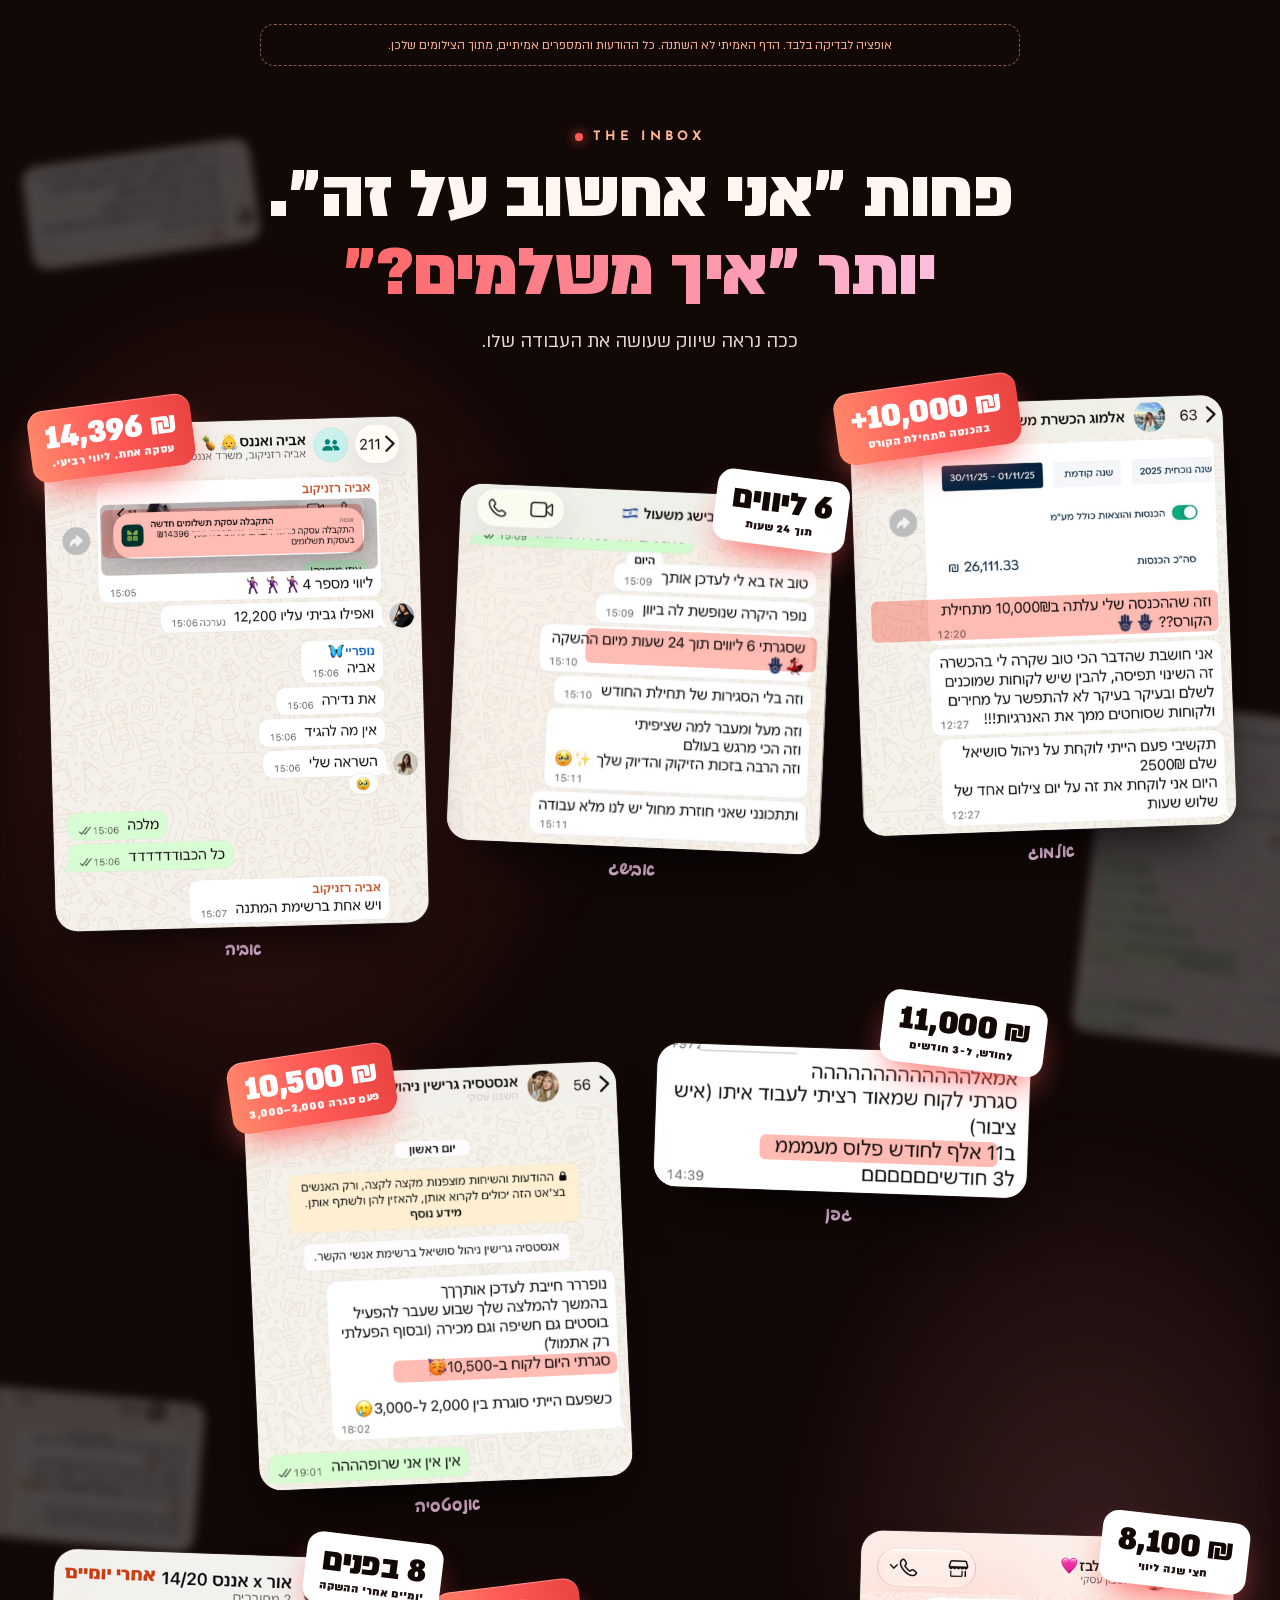
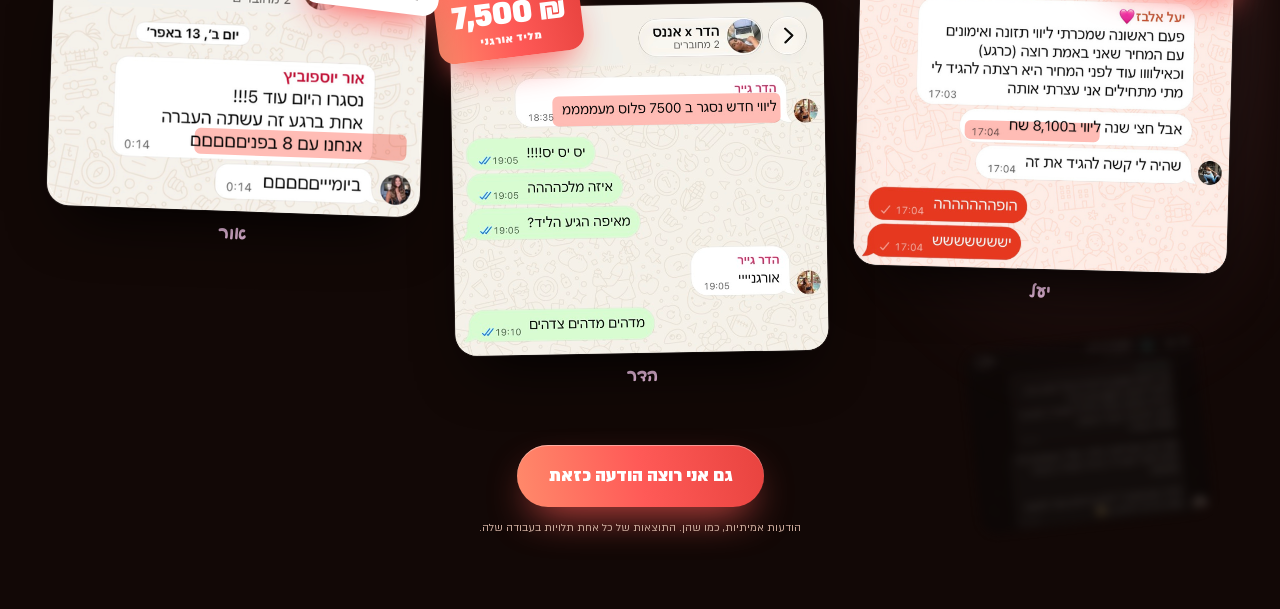
<file: proof-inbox.html>
<!doctype html>
<html lang="he" dir="rtl">
<head>
<meta charset="utf-8">
<meta name="viewport" content="width=device-width, initial-scale=1">
<meta name="robots" content="noindex, nofollow">
<title>The Inbox · אופציה</title>
<link rel="icon" href="assets/ananas-icon-color.svg">
<link rel="preconnect" href="https://fonts.googleapis.com">
<link rel="preconnect" href="https://fonts.gstatic.com" crossorigin>
<link href="https://fonts.googleapis.com/css2?family=Playpen+Sans+Hebrew:wght@500;700&family=Josefin+Sans:wght@600;700&display=swap" rel="stylesheet">
<link rel="stylesheet" href="assets/tokens.css">
<link rel="stylesheet" href="assets/components.css">
<style>
  :root { --night: #120806; --ink: #FFF6F0; --ink-2: #E9D6CB; --ink-3: #C9A99B; --label: #FFB59A; --pink: #FCCBF0; --coral: #FF5A57;
          --grad: linear-gradient(270deg, #FCCBF0 0%, #FD92A3 45%, #FF5A57 100%);
          --btn: linear-gradient(260deg, #E8433F 0%, #FF5A57 50%, #FF8A6B 100%); --script: "Playpen Sans Hebrew", cursive; }
  *, *::before, *::after { box-sizing: border-box; }
  html, body { margin: 0; background: var(--night); color: var(--ink); overflow-x: clip; }
  body { font-family: var(--font-he, "Almoni", system-ui, sans-serif); }
  h2, p { margin: 0; }
  img { display: block; max-width: 100%; }
  .note { width: min(760px, calc(100% - 32px)); margin: 24px auto 0; padding: 10px 14px; border-radius: 14px; border: 1px dashed rgba(255,181,154,.5); color: var(--label); font-size: 13.5px; text-align: center; }

  .inbox { position: relative; isolation: isolate; padding: 64px 16px 72px; overflow-x: clip; }
  .inbox::before { content: ""; position: absolute; inset: 0; z-index: -1;
    background: radial-gradient(40% 30% at 20% 30%, rgba(255,90,87,.22), transparent 70%), radial-gradient(35% 30% at 85% 70%, rgba(253,146,163,.16), transparent 70%); filter: blur(20px); }
  .head { text-align: center; display: grid; gap: 14px; justify-items: center; width: min(820px, 100%); margin: 0 auto 44px; }
  .kick { font-family: "Josefin Sans", sans-serif; font-weight: 700; letter-spacing: .32em; font-size: 13px; color: var(--label); display: inline-flex; gap: 10px; align-items: center; direction: ltr; }
  .kick i { width: 8px; height: 8px; border-radius: 50%; background: var(--coral); box-shadow: 0 0 12px var(--coral); animation: blink 1.4s ease-in-out infinite; }
  @keyframes blink { 50% { opacity: .3; } }
  .head h2 { font-size: clamp(36px, 6.4vw, 76px); font-weight: 900; line-height: 1.02; letter-spacing: -.01em; }
  .head h2 .l2 { display: block; background: var(--grad); -webkit-background-clip: text; background-clip: text; color: transparent; }
  .head p { font-size: clamp(17px, 2vw, 21px); color: var(--ink-2); }

  /* the collage */
  .wall { position: relative; width: min(1180px, 100%); margin-inline: auto; display: grid; gap: 34px; }
  .msg { position: relative; margin: 0; width: min(440px, 92%); transform: rotate(var(--r, 0deg)); justify-self: var(--side, center);
         transition: transform .5s cubic-bezier(.2,.9,.3,1); }
  .msg:hover { transform: rotate(0deg) scale(1.02); z-index: 5; }
  .shot { position: relative; border-radius: 22px; overflow: hidden; box-shadow: 0 30px 60px -24px rgba(0,0,0,.95), 0 0 0 1px rgba(255,255,255,.1); background: #F5EFE8; }
  .shot img { width: 100%; height: auto; }
  .mk { position: absolute; border-radius: 6px; background: rgba(255,95,80,.42); mix-blend-mode: multiply; transform: scaleX(0); transform-origin: right; transition: transform .7s cubic-bezier(.6,.1,.3,1) .3s; }
  .msg.on .mk { transform: scaleX(1); }
  .amt { position: absolute; z-index: 3; top: -22px; left: -14px; transform: rotate(-6deg); display: grid; gap: 0; padding: 10px 16px 9px; border-radius: 16px; background: var(--btn); color: #fff;
         box-shadow: 0 18px 34px -12px rgba(255,90,87,.95), inset 0 1px 0 rgba(255,255,255,.35); text-align: center; }
  .amt b { font-size: clamp(26px, 3.4vw, 36px); font-weight: 900; line-height: 1; letter-spacing: -.01em; }
  .amt span { font-size: 12px; font-weight: 800; opacity: .95; }
  .msg.alt .amt { left: auto; right: -14px; transform: rotate(5deg); background: #fff; color: #120806; }
  .who { margin-top: 10px; font-family: var(--script); font-weight: 700; color: var(--pink); font-size: 17px; text-align: center; }

  /* depth: blurred real messages drifting behind */
  .ghosts { position: absolute; inset: 0; z-index: -1; pointer-events: none; }
  .ghosts img { position: absolute; width: 230px; border-radius: 16px; filter: blur(5px) saturate(.6) brightness(.55); opacity: .45; }

  @media (min-width: 900px) {
    .wall { grid-template-columns: repeat(6, 1fr); gap: 46px 30px; align-items: start; }
    .msg { width: 100%; grid-column: span 2; }
    .msg:nth-child(2) { margin-top: 90px; } .msg:nth-child(3) { margin-top: 20px; }
    .msg:nth-child(4) { grid-column: 2 / span 2; } .msg:nth-child(5) { grid-column: 4 / span 2; margin-top: 60px; }
    .msg:nth-child(6) { margin-top: -30px; } .msg:nth-child(7) { margin-top: 40px; } .msg:nth-child(8) { margin-top: -10px; }
  }

  .end { text-align: center; display: grid; gap: 12px; justify-items: center; margin-top: 56px; }
  .cta { display: inline-flex; align-items: center; justify-content: center; gap: 10px; padding: 17px 32px; border-radius: 99px; background: var(--btn); color: #fff; font-weight: 900; font-size: 19px; text-decoration: none; box-shadow: 0 18px 40px -14px rgba(255,90,87,.9), inset 0 1px 0 rgba(255,255,255,.4); }
  .fine { font-size: 12.5px; color: var(--ink-3); }
  @media (prefers-reduced-motion: reduce) { .mk { transform: none; transition: none; } .kick i { animation: none; } }
  .msg.short { margin-top: 40px; } .msg.short .amt { top: -56px; }
  @media (max-width: 600px) { .head h2 { font-size: 8.4vw; } .head h2 .l2 { font-size: 1.12em; } }
</style>
</head>
<body>
<p class="note">אופציה לבדיקה בלבד. הדף האמיתי לא השתנה. כל ההודעות והמספרים אמיתיים, מתוך הצילומים שלכן.</p>

<section class="inbox">
  <div class="ghosts" aria-hidden="true">
    <img src="assets/msg-biz-d6.png" alt="" style="top:4%;left:2%;transform:rotate(-8deg)">
    <img src="assets/msg-biz-d7.png" alt="" style="top:30%;right:-40px;transform:rotate(7deg)">
    <img src="assets/msg-biz-shanit.jpg" alt="" style="top:62%;left:-30px;transform:rotate(5deg)">
    <img src="assets/msg-biz-d8.png" alt="" style="bottom:4%;right:6%;transform:rotate(-6deg)">
  </div>

  <div class="head">
    <span class="kick"><i></i>THE INBOX</span>
    <h2>פחות ״אני אחשוב על זה״.<span class="l2">יותר ״איך משלמים?״</span></h2>
    <p>ככה נראה שיווק שעושה את העבודה שלו.</p>
  </div>

  <div class="wall">
    <figure class="msg" style="--r:-2deg;--side:start">
      <span class="amt"><b dir="ltr">+10,000 ₪</b><span>בהכנסה מתחילת הקורס</span></span>
      <div class="shot"><img src="assets/msg-biz-d9.png" alt="אלמוג: סה״כ הכנסות 26,111 ₪, וזה שההכנסה שלי עלתה ב-10,000 ₪ מתחילת הקורס" width="552" height="634" loading="lazy">
        <i class="mk" style="right:3%;top:45.5%;width:93%;height:9.5%"></i></div>
      <figcaption class="who">אלמוג</figcaption>
    </figure>

    <figure class="msg alt" style="--r:2.5deg;--side:end">
      <span class="amt"><b>6 ליווים</b><span>תוך 24 שעות</span></span>
      <div class="shot"><img src="assets/proof-avishag.jpg" alt="אבישג: סגרתי 6 ליווים תוך 24 שעות מיום ההשקה" width="760" height="724" loading="lazy">
        <i class="mk" style="right:3%;top:39%;width:62%;height:10%"></i></div>
      <figcaption class="who">אבישג</figcaption>
    </figure>

    <figure class="msg" style="--r:-1.5deg;--side:start">
      <span class="amt"><b dir="ltr">14,396 ₪</b><span>עסקה אחת. ליווי רביעי.</span></span>
      <div class="shot"><img src="assets/proof-aviya.png" alt="אביה: התראת תשלום על 14,396 ₪, ליווי מספר 4" width="603" height="817" loading="lazy">
        <i class="mk" style="right:15%;top:17%;width:70%;height:9.5%"></i></div>
      <figcaption class="who">אביה</figcaption>
    </figure>

    <figure class="msg alt short" style="--r:2deg;--side:end">
      <span class="amt"><b dir="ltr">11,000 ₪</b><span>לחודש, ל-3 חודשים</span></span>
      <div class="shot"><img src="assets/msg-biz-d4.png" alt="גפן: סגרתי לקוח שמאוד רציתי לעבוד איתו, ב-11 אלף לחודש פלוס מע״מ ל-3 חודשים" width="508" height="194" loading="lazy">
        <i class="mk" style="right:8%;top:62%;width:64%;height:17%"></i></div>
      <figcaption class="who">גפן</figcaption>
    </figure>

    <figure class="msg" style="--r:-2.5deg;--side:start">
      <span class="amt"><b dir="ltr">10,500 ₪</b><span>פעם סגרה 2,000–3,000</span></span>
      <div class="shot"><img src="assets/msg-biz-d3.png" alt="אנסטסיה: סגרתי היום לקוח ב-10,500, כשפעם הייתי סוגרת בין 2,000 ל-3,000" width="460" height="510" loading="lazy">
        <i class="mk" style="right:3%;top:70%;width:60%;height:5.5%"></i></div>
      <figcaption class="who">אנסטסיה</figcaption>
    </figure>

    <figure class="msg alt" style="--r:1.5deg;--side:end">
      <span class="amt"><b dir="ltr">8,100 ₪</b><span>חצי שנה ליווי</span></span>
      <div class="shot"><img src="assets/msg-biz-yael.png" alt="יעל: פעם ראשונה שמכרתי ליווי במחיר שאני באמת רוצה, חצי שנה ליווי ב-8,100 שח" width="632" height="566" loading="lazy">
        <i class="mk" style="right:35%;top:56%;width:36%;height:5.5%"></i></div>
      <figcaption class="who">יעל</figcaption>
    </figure>

    <figure class="msg" style="--r:-1deg;--side:start">
      <span class="amt"><b dir="ltr">7,500 ₪</b><span>מליד אורגני</span></span>
      <div class="shot"><img src="assets/proof-hadar.jpg" alt="הדר: ליווי חדש נסגר ב-7500 פלוס מעמ, הליד הגיע אורגני" width="720" height="671" loading="lazy">
        <i class="mk" style="right:12%;top:26%;width:61%;height:8.5%"></i></div>
      <figcaption class="who">הדר</figcaption>
    </figure>

    <figure class="msg alt" style="--r:2deg;--side:end">
      <span class="amt"><b>8 בפנים</b><span>יומיים אחרי ההשקה</span></span>
      <div class="shot"><img src="assets/proof-or-2days.png" alt="אור, יומיים אחרי ההשקה: נסגרו היום עוד 5, אנחנו עם 8 בפנים" width="483" height="331" loading="lazy">
        <i class="mk" style="right:4%;top:68%;width:57%;height:10%"></i></div>
      <figcaption class="who">אור</figcaption>
    </figure>
  </div>

  <div class="end">
    <a class="cta" href="#">גם אני רוצה הודעה כזאת</a>
    <p class="fine">הודעות אמיתיות, כמו שהן. התוצאות של כל אחת תלויות בעבודה שלה.</p>
  </div>
</section>

<script>
  const io = new IntersectionObserver(es => es.forEach(e => { if (e.isIntersecting) { e.target.classList.add("on"); io.unobserve(e.target); } }), { threshold: .5 });
  document.querySelectorAll(".msg").forEach(m => io.observe(m));
</script>
</body>
</html>
</file>
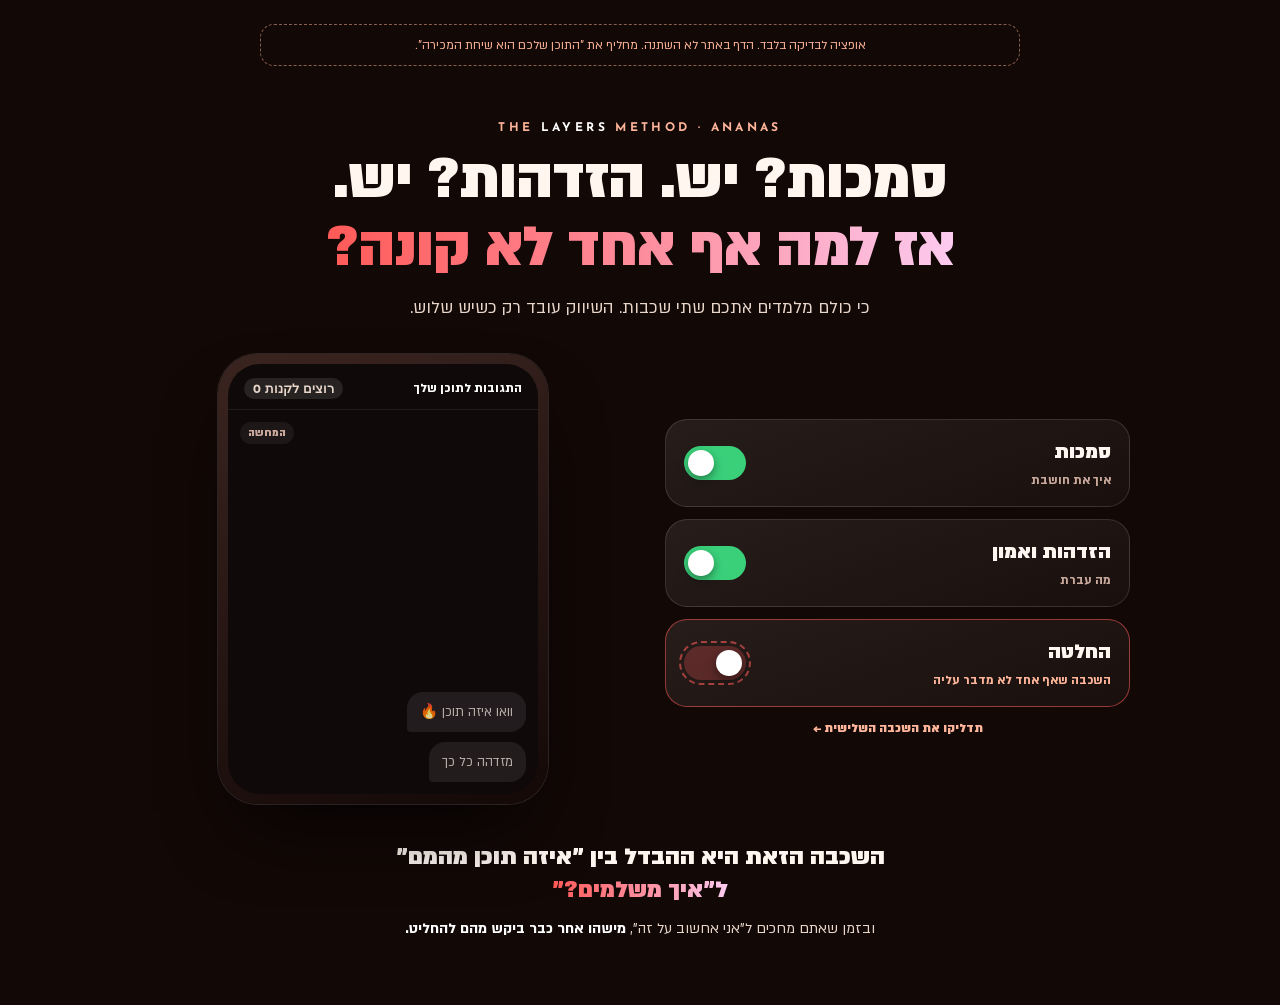
<file: proof-layers.html>
<!doctype html>
<html lang="he" dir="rtl">
<head>
<meta charset="utf-8">
<meta name="viewport" content="width=device-width, initial-scale=1">
<meta name="robots" content="noindex, nofollow">
<title>שיטת השכבות · אופציה</title>
<link rel="preconnect" href="https://fonts.googleapis.com">
<link rel="preconnect" href="https://fonts.gstatic.com" crossorigin>
<link href="https://fonts.googleapis.com/css2?family=Playpen+Sans+Hebrew:wght@500;700&family=Josefin+Sans:wght@600;700&display=swap" rel="stylesheet">
<link rel="stylesheet" href="assets/tokens.css">
<link rel="stylesheet" href="assets/components.css">
<style>
  :root { --night: #120806; --ink: #FFF6F0; --ink-2: #E9D6CB; --ink-3: #C9A99B; --label: #FFB59A; --pink: #FCCBF0; --coral: #FF5A57;
          --grad: linear-gradient(270deg, #FCCBF0 0%, #FD92A3 45%, #FF5A57 100%);
          --btn: linear-gradient(260deg, #E8433F 0%, #FF5A57 50%, #FF8A6B 100%); --script: "Playpen Sans Hebrew", cursive; }
  *, *::before, *::after { box-sizing: border-box; }
  html, body { margin: 0; background: var(--night); color: var(--ink); overflow-x: clip; }
  body { font-family: var(--font-he, "Almoni", system-ui, sans-serif); }
  h2, p { margin: 0; }
  button { font: inherit; color: inherit; }
  .note { width: min(760px, calc(100% - 32px)); margin: 24px auto 0; padding: 10px 14px; border-radius: 14px; border: 1px dashed rgba(255,181,154,.5); color: var(--label); font-size: 13.5px; text-align: center; }

  .lay { position: relative; isolation: isolate; padding: 56px 16px 64px; overflow-x: clip; }
  .lay::before { content: ""; position: absolute; inset: 0; z-index: -1; background: radial-gradient(40% 35% at 50% 60%, rgba(255,90,87,.0), transparent 70%); transition: background .8s; }
  .lay.won::before { background: radial-gradient(45% 40% at 50% 60%, rgba(255,90,87,.32), transparent 70%); }
  .head { text-align: center; display: grid; gap: 12px; justify-items: center; width: min(820px, 100%); margin: 0 auto 32px; }
  .kick { font-family: "Josefin Sans", sans-serif; font-weight: 700; letter-spacing: .28em; font-size: 12px; color: var(--label); direction: ltr; }
  .kick b { color: #fff; }
  .head h2 { font-size: clamp(30px, 5.6vw, 64px); font-weight: 900; line-height: 1.06; }
  .head h2 .l2 { display: block; background: var(--grad); -webkit-background-clip: text; background-clip: text; color: transparent; }
  .head p { font-size: clamp(16.5px, 2vw, 19px); color: var(--ink-2); }

  .board { width: min(980px, 100%); margin-inline: auto; display: grid; gap: 22px; align-items: center; }
  @media (min-width: 900px) { .board { grid-template-columns: 1fr 1fr; gap: 50px; } }

  /* switches */
  .sw { display: grid; gap: 12px; }
  .s { all: unset; cursor: pointer; display: flex; align-items: center; justify-content: space-between; gap: 14px; padding: 16px 18px; border-radius: 22px;
       background: linear-gradient(160deg, rgba(255,255,255,.09), rgba(255,255,255,.03)); border: 1px solid rgba(255,255,255,.13); transition: .4s; }
  .s:focus-visible { outline: 2px solid var(--coral); outline-offset: 3px; }
  .s .t { display: grid; gap: 2px; text-align: right; }
  .s b { font-size: 22px; font-weight: 900; }
  .s small { font-size: 13.5px; color: var(--ink-3); font-weight: 700; }
  .tog { flex: none; width: 62px; height: 34px; border-radius: 99px; background: rgba(255,255,255,.12); position: relative; transition: .35s; }
  .tog::after { content: ""; position: absolute; top: 4px; right: 4px; width: 26px; height: 26px; border-radius: 50%; background: #fff; transition: .35s cubic-bezier(.2,1.4,.4,1); box-shadow: 0 4px 10px rgba(0,0,0,.4); }
  .s.on .tog { background: #3ad07a; } .s.on .tog::after { right: 32px; }
  .s.key { border-color: rgba(255,90,87,.55); }
  .s.key .tog { background: rgba(255,90,87,.25); outline: 2px dashed rgba(255,90,87,.6); outline-offset: 3px; }
  .s.key.on { background: radial-gradient(120% 140% at 100% 0%, rgba(255,90,87,.35), transparent 60%), linear-gradient(160deg, rgba(255,255,255,.1), rgba(255,255,255,.03)); box-shadow: 0 0 40px -8px rgba(255,90,87,.7); }
  .s.key.on .tog { background: var(--coral); outline: 0; }
  .s.key small { color: var(--label); }
  .hint { font-size: 13px; color: var(--label); font-weight: 800; text-align: center; }
  .lay.won .hint { visibility: hidden; }

  /* phone */
  .phone { position: relative; width: min(330px, 100%); margin-inline: auto; border-radius: 40px; padding: 10px; background: linear-gradient(160deg, #3a2420, #140907);
           box-shadow: 0 0 0 1px rgba(255,255,255,.12), 0 40px 80px -30px rgba(0,0,0,.9); }
  .scr { position: relative; height: 430px; border-radius: 32px; overflow: hidden; background: #0f0a09; }
  .bar { display: flex; justify-content: space-between; align-items: center; padding: 14px 16px 10px; font-size: 12.5px; font-weight: 800; color: var(--ink-3); border-bottom: 1px solid rgba(255,255,255,.08); }
  .bar b { color: #fff; font-size: 14px; }
  .cnt { font-family: "Josefin Sans", sans-serif; font-weight: 700; padding: 3px 9px; border-radius: 99px; background: rgba(255,255,255,.1); color: var(--ink-2); transition: .4s; direction: ltr; }
  .lay.won .cnt { background: var(--coral); color: #fff; }
  .feed { position: absolute; inset: 52px 12px 12px; display: flex; flex-direction: column; gap: 10px; justify-content: flex-end; }
  .b { align-self: flex-start; max-width: 88%; padding: 9px 13px; border-radius: 16px 16px 16px 4px; font-size: 14.5px; background: #262022; color: #d8cdc8; animation: pop .45s cubic-bezier(.2,1.4,.4,1) both; }
  .b.ill { opacity: .85; }
  .img { align-self: flex-start; width: 82%; animation: pop .5s cubic-bezier(.2,1.4,.4,1) both; }
  .img img { width: 100%; display: block; border-radius: 16px; box-shadow: 0 10px 24px -10px rgba(0,0,0,.8); }
  @keyframes pop { from { opacity: 0; transform: translateY(18px) scale(.9); } }
  .tagi { position: absolute; top: 58px; left: 12px; font-size: 11px; font-weight: 800; color: var(--ink-3); background: rgba(255,255,255,.06); padding: 3px 8px; border-radius: 99px; }
  .lay.won .tagi { display: none; }

  .fomo { width: min(760px, 100%); margin: 36px auto 0; text-align: center; display: grid; gap: 10px; }
  .fomo p { font-size: clamp(19px, 2.6vw, 26px); font-weight: 900; line-height: 1.3; }
  .fomo p span { background: var(--grad); -webkit-background-clip: text; background-clip: text; color: transparent; }
  .fomo small { font-size: 16px; color: var(--ink-2); line-height: 1.5; }
  .fomo small b { color: #fff; }
  @media (max-width: 600px) { .head h2 { font-size: 7.6vw; } }
  @media (max-width: 600px) {
    .lay { padding-top: 40px; } .head { margin-bottom: 20px; } .board { gap: 16px; }
    .sw { gap: 8px; } .s { padding: 11px 14px; border-radius: 18px; } .s b { font-size: 19px; } .s small { font-size: 12.5px; }
    .tog { width: 52px; height: 28px; } .tog::after { width: 22px; height: 22px; top: 3px; right: 3px; } .s.on .tog::after { right: 27px; }
    .scr { height: 330px; } .phone { width: min(300px, 92%); }
  }
</style>
</head>
<body>
<p class="note">אופציה לבדיקה בלבד. הדף באתר לא השתנה. מחליף את "התוכן שלכם הוא שיחת המכירה".</p>

<section class="lay" data-lay>
  <div class="head">
    <span class="kick">THE <b>LAYERS</b> METHOD · ANANAS</span>
    <h2>סמכות? יש. הזדהות? יש.<span class="l2">אז למה אף אחד לא קונה?</span></h2>
    <p>כי כולם מלמדים אתכם שתי שכבות. השיווק עובד רק כשיש שלוש.</p>
  </div>

  <div class="board">
    <div class="sw">
      <button type="button" class="s on" data-s="1" aria-pressed="true"><span class="t"><b>סמכות</b><small>איך את חושבת</small></span><span class="tog"></span></button>
      <button type="button" class="s on" data-s="2" aria-pressed="true"><span class="t"><b>הזדהות ואמון</b><small>מה עברת</small></span><span class="tog"></span></button>
      <button type="button" class="s key" data-s="3" aria-pressed="false"><span class="t"><b>החלטה</b><small>השכבה שאף אחד לא מדבר עליה</small></span><span class="tog"></span></button>
      <p class="hint">תדליקו את השכבה השלישית ←</p>
    </div>

    <div class="phone" aria-live="polite">
      <div class="scr">
        <div class="bar"><b>התגובות לתוכן שלך</b><span class="cnt" data-cnt>0 רוצים לקנות</span></div>
        <span class="tagi">המחשה</span>
        <div class="feed" data-feed></div>
      </div>
    </div>
  </div>

  <div class="fomo">
    <p>השכבה הזאת היא ההבדל בין "איזה תוכן מהמם"<br><span>ל"איך משלמים?"</span></p>
    <small>ובזמן שאתם מחכים ל"אני אחשוב על זה", <b>מישהו אחר כבר ביקש מהם להחליט.</b></small>
  </div>
</section>

<script>
(() => {
  const lay = document.querySelector("[data-lay]"), feed = document.querySelector("[data-feed]"), cnt = document.querySelector("[data-cnt]"), key = document.querySelector('[data-s="3"]');
  const before = ["וואו איזה תוכן 🔥", "מזדהה כל כך", "שמרתי!", "אחשוב על זה ואחזור אלייך"];
  const after = ["dm-6", "dm-2", "dm-5", "dm-3"];
  let timers = [], on = false, auto = null;
  const clear = () => { timers.forEach(clearTimeout); timers = []; feed.innerHTML = ""; };
  const add = el => { feed.appendChild(el); while (feed.children.length > 6) feed.firstChild.remove(); };
  const showBefore = () => {
    clear(); lay.classList.remove("won"); cnt.textContent = "0 רוצים לקנות";
    before.forEach((t, i) => timers.push(setTimeout(() => { const b = document.createElement("div"); b.className = "b ill"; b.textContent = t; add(b); }, 300 + i * 650)));
  };
  const showAfter = () => {
    clear(); lay.classList.add("won");
    after.forEach((f, i) => timers.push(setTimeout(() => { const d = document.createElement("div"); d.className = "img"; d.innerHTML = `<img src="assets/${f}.png" alt="">`; add(d); cnt.textContent = (i + 1) + " רוצים לקנות"; }, 250 + i * 520)));
  };
  const set = v => { on = v; key.classList.toggle("on", v); key.setAttribute("aria-pressed", v); v ? showAfter() : showBefore(); };
  key.addEventListener("click", () => { clearTimeout(auto); set(!on); });
  let started = false;
  new IntersectionObserver(([e]) => { if (e.isIntersecting && !started) { started = true; set(false); auto = setTimeout(() => set(true), 4200); } }, { threshold: .4 }).observe(document.querySelector(".board"));
})();
</script>
</body>
</html>
</file>
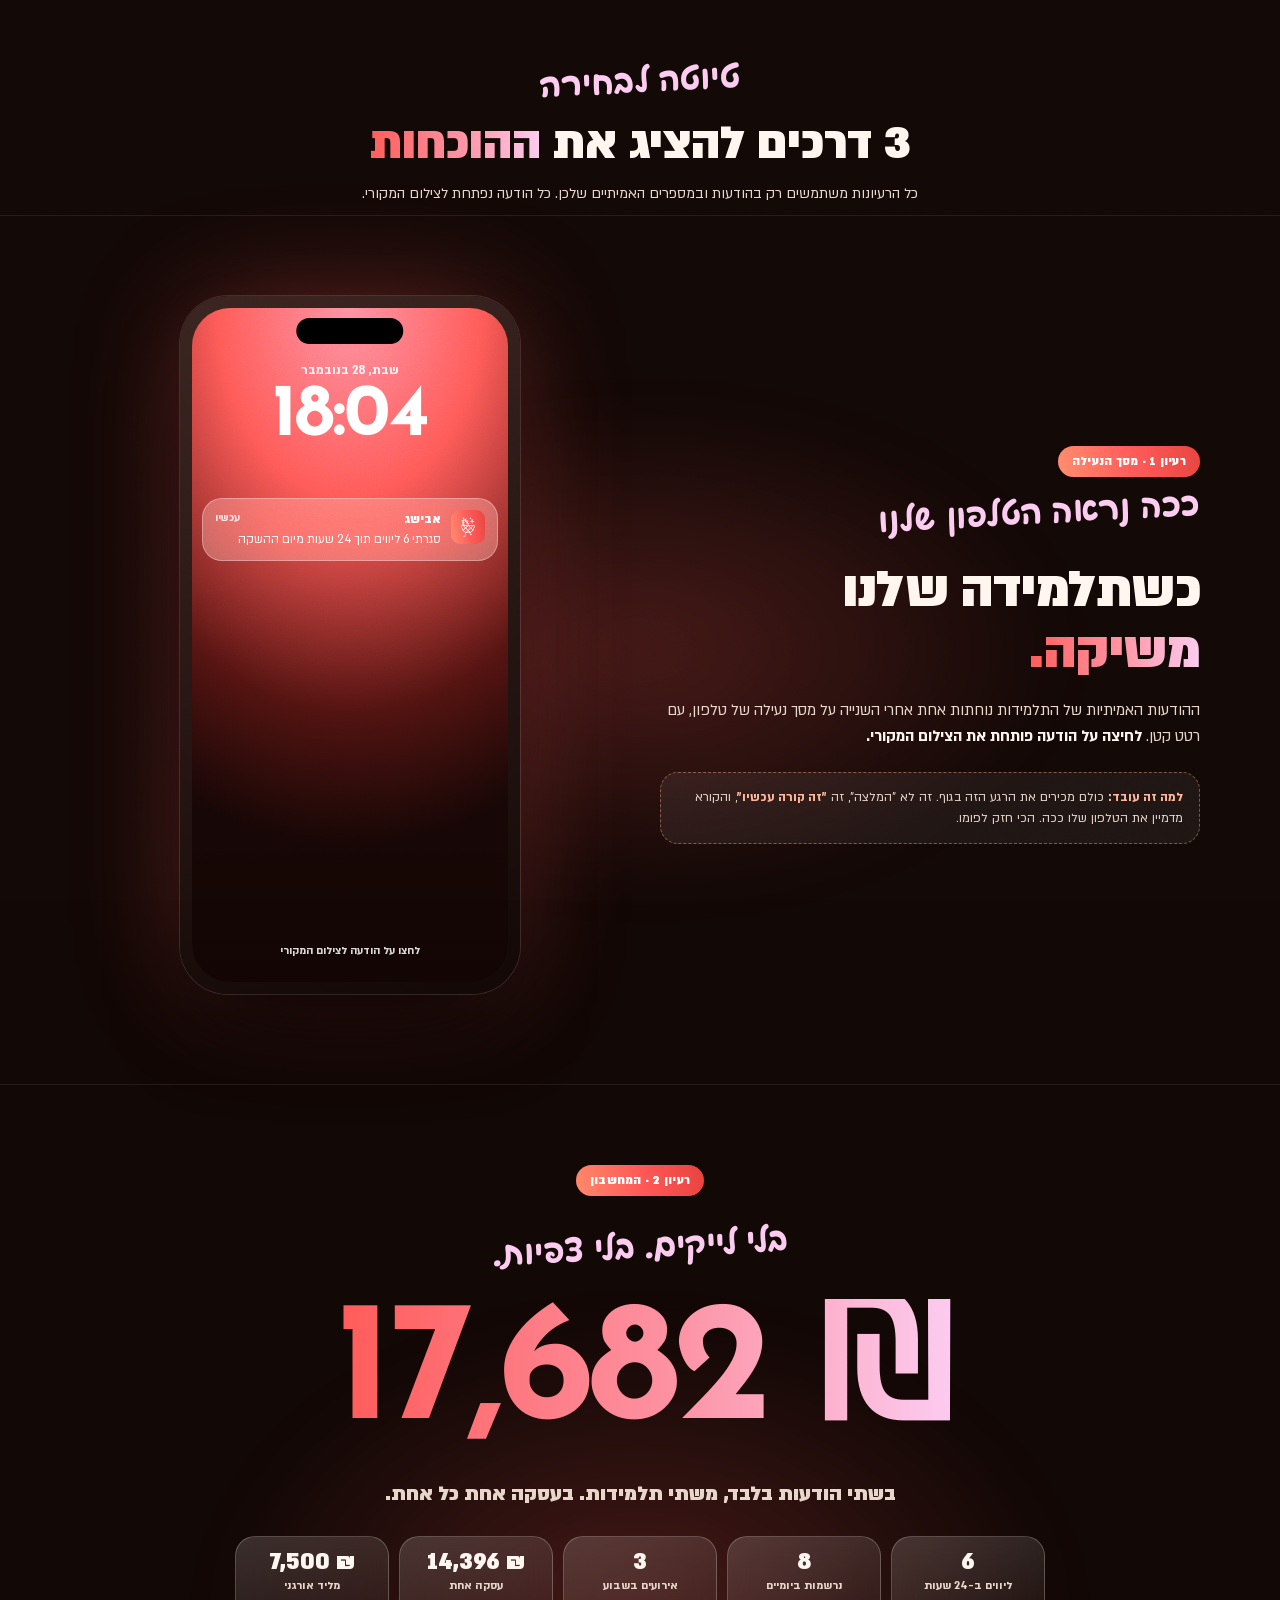
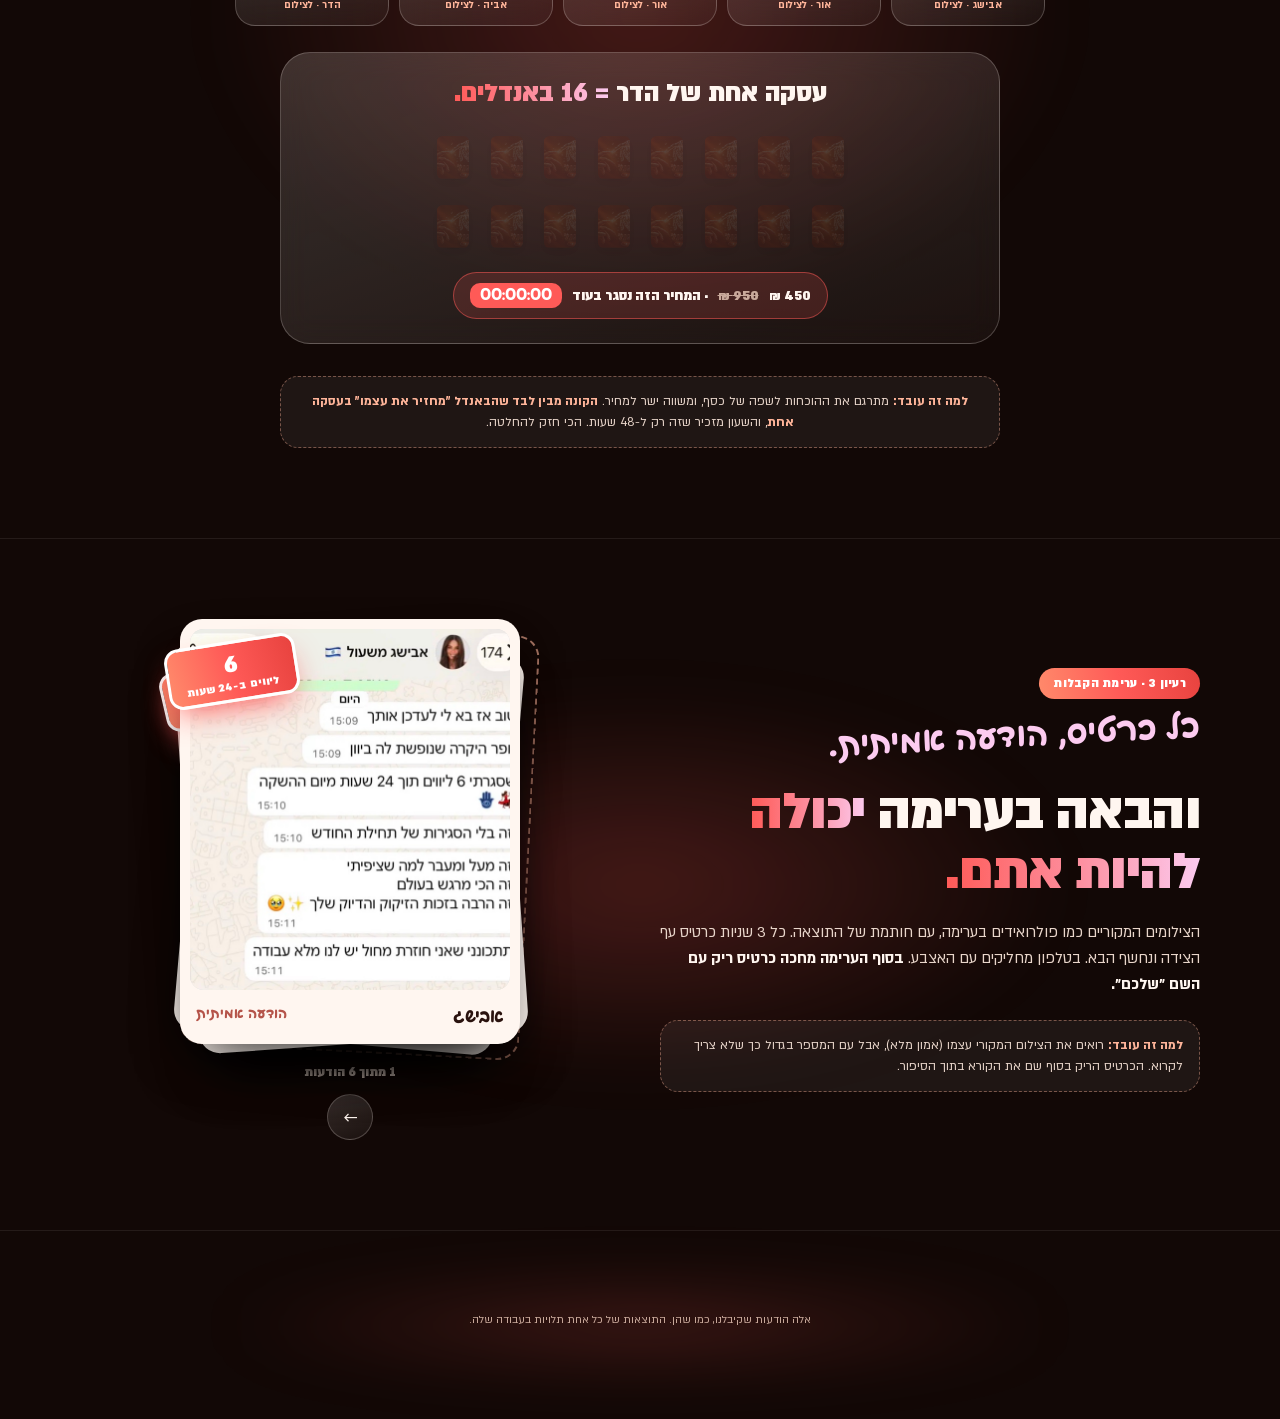
<file: proof-options.html>
<!doctype html>
<html lang="he" dir="rtl">
<head>
<meta charset="utf-8">
<meta name="viewport" content="width=device-width, initial-scale=1">
<meta name="robots" content="noindex, nofollow">
<title>הוכחות · 3 רעיונות</title>
<link rel="icon" href="assets/ananas-icon-color.svg">
<link rel="preconnect" href="https://fonts.googleapis.com">
<link rel="preconnect" href="https://fonts.gstatic.com" crossorigin>
<link href="https://fonts.googleapis.com/css2?family=Playpen+Sans+Hebrew:wght@500;700&family=Josefin+Sans:wght@600;700&display=swap" rel="stylesheet">
<link rel="stylesheet" href="assets/tokens.css">
<link rel="stylesheet" href="assets/components.css">
<style>
  :root {
    --night: #120806; --ink: #FFF6F0; --ink-2: #E9D6CB; --ink-3: #C9A99B; --label: #FFB59A;
    --pink: #FCCBF0; --coral: #FF5A57;
    --grad: linear-gradient(270deg, #FCCBF0 0%, #FD92A3 45%, #FF5A57 100%);
    --btn: linear-gradient(260deg, #E8433F 0%, #FF5A57 50%, #FF8A6B 100%);
    --glass: linear-gradient(160deg, rgba(255,246,240,.17), rgba(255,246,240,.04));
    --edge: rgba(255,246,240,.22);
    --script: "Playpen Sans Hebrew", cursive;
  }
  *, *::before, *::after { box-sizing: border-box; }
  html, body { margin: 0; background: var(--night); color: var(--ink); overflow-x: clip; }
  body { font-family: var(--font-he, "Almoni", system-ui, sans-serif); }
  h1, h2, h3, p { margin: 0; }
  img { display: block; max-width: 100%; }
  button { font: inherit; color: inherit; }
  .grain { position: fixed; inset: 0; z-index: 50; pointer-events: none; opacity: .14; mix-blend-mode: overlay;
    background: url("data:image/svg+xml;utf8,<svg xmlns='http://www.w3.org/2000/svg' width='160' height='160'><filter id='n'><feTurbulence type='fractalNoise' baseFrequency='.85' numOctaves='3' stitchTiles='stitch'/></filter><rect width='100%' height='100%' filter='url(%23n)'/></svg>"); }

  .intro { padding: 56px 16px 10px; text-align: center; display: grid; gap: 10px; justify-items: center; }
  .intro h1 { font-size: clamp(30px, 5vw, 52px); font-weight: 900; line-height: 1.05; }
  .intro p { color: var(--ink-2); font-size: 16px; max-width: 560px; }

  .opt { position: relative; isolation: isolate; padding: 80px 16px 90px; border-top: 1px solid rgba(255,246,240,.08); overflow-x: clip; }
  .opt::before { content: ""; position: absolute; inset: 10% -10%; z-index: -1; background: radial-gradient(40% 50% at 50% 50%, rgba(255,90,87,.22), transparent 70%); filter: blur(30px); }
  .opt-in { width: min(1120px, 100%); margin-inline: auto; display: grid; gap: 40px; align-items: center; }
  @media (min-width: 900px) { .opt-in.two { grid-template-columns: 1fr 1fr; } }
  .badge { display: inline-flex; gap: 8px; align-items: center; font-size: 13px; font-weight: 800; letter-spacing: .02em; padding: 6px 14px; border-radius: 99px; background: var(--btn); color: #fff; width: max-content; }
  .script { font-family: var(--script); font-weight: 700; color: var(--pink); font-size: clamp(22px, 2.6vw, 34px); display: inline-block; transform: rotate(-3deg); }
  .h { font-size: clamp(32px, 4.6vw, 58px); font-weight: 900; line-height: 1.04; letter-spacing: -.01em; }
  .hot { background: var(--grad); -webkit-background-clip: text; background-clip: text; color: transparent; -webkit-box-decoration-break: clone; box-decoration-break: clone; }
  .copy { display: grid; gap: 16px; }
  .copy p { color: var(--ink-2); font-size: 17px; line-height: 1.55; }
  .copy strong { color: var(--ink); }
  .why { margin-top: 6px; padding: 14px 16px; border-radius: 18px; background: rgba(255,246,240,.06); border: 1px dashed rgba(255,181,154,.4); font-size: 14px; color: var(--ink-2); line-height: 1.5; }
  .why b { color: var(--label); }
  .fine { font-size: 12.5px; color: var(--ink-3); }
  .cta { display: inline-flex; align-items: center; justify-content: center; gap: 10px; padding: 16px 30px; border-radius: 99px; background: var(--btn); color: #fff; font-weight: 900; font-size: 18px; text-decoration: none; box-shadow: 0 18px 40px -14px rgba(255,90,87,.9), inset 0 1px 0 rgba(255,255,255,.4); width: max-content; max-width: 100%; }

  /* ===== 1. lock screen ===== */
  .phone { position: relative; width: min(340px, 100%); aspect-ratio: 9/18.5; margin-inline: auto; border-radius: 48px; padding: 12px;
           background: linear-gradient(160deg, #3a2420, #120806); box-shadow: 0 0 0 1px rgba(255,255,255,.12), 0 50px 90px -30px rgba(0,0,0,.9), 0 0 120px -20px rgba(255,90,87,.45); }
  .screen { position: relative; height: 100%; border-radius: 38px; overflow: hidden;
            background: radial-gradient(120% 80% at 50% 0%, #FD92A3 0%, #FF5A57 35%, #5a1512 75%, #1c0806 100%); }
  .screen::after { content: ""; position: absolute; inset: 0; background: linear-gradient(180deg, transparent 40%, rgba(0,0,0,.35)); pointer-events: none; }
  .island { position: absolute; top: 10px; left: 50%; transform: translateX(-50%); width: 34%; height: 26px; border-radius: 99px; background: #000; z-index: 3; }
  .clock { position: relative; z-index: 2; text-align: center; padding-top: 52px; color: #fff; }
  .clock small { display: block; font-size: 14px; font-weight: 700; opacity: .9; }
  .clock b { display: block; font-family: "Josefin Sans", sans-serif; font-size: 74px; font-weight: 700; line-height: 1; letter-spacing: -.02em; }
  .notes { position: absolute; z-index: 2; left: 10px; right: 10px; top: 190px; display: grid; gap: 8px; }
  .note { all: unset; cursor: pointer; display: grid; grid-template-columns: 34px 1fr; gap: 10px; align-items: start; padding: 11px 12px; border-radius: 20px; text-align: right;
          background: rgba(255,246,240,.28); backdrop-filter: blur(22px) saturate(1.4); -webkit-backdrop-filter: blur(22px) saturate(1.4); border: 1px solid rgba(255,255,255,.3); color: #fff;
          animation: drop .55s cubic-bezier(.2,1.3,.4,1) both; }
  .note:focus-visible { outline: 2px solid #fff; }
  .note .ic { width: 34px; height: 34px; border-radius: 9px; background: var(--btn); display: grid; place-items: center; }
  .note .ic img { filter: brightness(0) invert(1); }
  .note .ic img { width: 22px; height: 22px; }
  .note .top { display: flex; justify-content: space-between; gap: 6px; font-size: 13px; font-weight: 800; }
  .note .top span { font-weight: 600; opacity: .8; font-size: 12px; }
  .note p { font-size: 13.5px; line-height: 1.3; margin-top: 2px; }
  .note.old { opacity: .55; transform: scale(.96); transition: .4s; }
  @keyframes drop { from { opacity: 0; transform: translateY(-40px) scale(.9); } to { opacity: 1; transform: none; } }
  .phone.buzz { animation: buzz .35s linear; }
  @keyframes buzz { 20% { transform: translateX(-3px) rotate(-.6deg); } 40% { transform: translateX(3px) rotate(.6deg); } 60% { transform: translateX(-2px); } 80% { transform: translateX(2px); } }
  .tap { position: absolute; z-index: 2; bottom: 22px; left: 0; right: 0; text-align: center; color: #fff; font-size: 12px; font-weight: 700; opacity: .85; }

  /* ===== 2. money counter ===== */
  .money { text-align: center; justify-items: center; }
  .big { font-family: "Josefin Sans", sans-serif; font-weight: 700; font-size: clamp(64px, 14vw, 170px); line-height: .9; letter-spacing: -.03em; }
  .big .hot { display: inline-block; padding-inline: .04em; }
  .big-k { font-size: clamp(17px, 2vw, 22px); font-weight: 800; color: var(--ink-2); }
  .chips { display: flex; flex-wrap: wrap; gap: 10px; justify-content: center; }
  .chip { all: unset; cursor: pointer; display: grid; gap: 2px; padding: 12px 16px; border-radius: 20px; background: var(--glass); border: 1px solid var(--edge); backdrop-filter: blur(14px); -webkit-backdrop-filter: blur(14px); text-align: center; min-width: 120px; }
  .chip b { font-size: 26px; font-weight: 900; line-height: 1; }
  .chip span { font-size: 12.5px; font-weight: 700; color: var(--ink-2); }
  .chip i { font-style: normal; font-size: 11px; color: var(--label); font-weight: 700; }
  .roi { width: min(720px, 100%); padding: 24px 20px; border-radius: 30px; background: var(--glass); border: 1px solid var(--edge); backdrop-filter: blur(16px); -webkit-backdrop-filter: blur(16px); display: grid; gap: 16px; }
  .roi h3 { font-size: clamp(20px, 2.6vw, 28px); font-weight: 900; line-height: 1.2; }
  .packs { display: grid; grid-template-columns: repeat(8, 1fr); gap: 8px; width: min(420px, 100%); margin-inline: auto; }
  .pack { aspect-ratio: 3/4; border-radius: 8px; background: url(assets/bundle-cover.webp) center/cover, var(--btn); box-shadow: 0 6px 14px -6px rgba(0,0,0,.8); opacity: .12; transform: scale(.7); transition: .35s cubic-bezier(.2,1.4,.4,1); }
  .pack.on { opacity: 1; transform: none; }
  .clockbar { display: inline-flex; gap: 10px; align-items: center; padding: 10px 16px; border-radius: 99px; background: rgba(255,90,87,.16); border: 1px solid rgba(255,90,87,.5); font-weight: 800; font-size: 15px; flex-wrap: wrap; justify-content: center; }
  .clockbar time { font-family: "Josefin Sans", sans-serif; font-size: 18px; color: #fff; background: var(--coral); padding: 3px 10px; border-radius: 10px; direction: ltr; }
  .clockbar s { color: var(--ink-3); }

  /* ===== 3. stamped stack ===== */
  .stack3 { position: relative; width: min(340px, 86vw); aspect-ratio: 4/5; margin-inline: auto; touch-action: pan-y; }
  .card { position: absolute; inset: 0; border-radius: 22px; padding: 10px 10px 54px; background: #FFF6F0; box-shadow: 0 30px 60px -20px rgba(0,0,0,.85);
          transition: transform .6s cubic-bezier(.2,.9,.3,1), opacity .6s; cursor: pointer; }
  .card img { width: 100%; height: 100%; object-fit: cover; object-position: top; border-radius: 14px; background: #ddd; }
  .card .who { position: absolute; bottom: 14px; right: 16px; left: 16px; color: #2a120e; font-family: var(--script); font-weight: 700; font-size: 18px; display: flex; justify-content: space-between; }
  .card .who span { font-family: inherit; color: #b5544a; font-size: 14px; }
  .stampx { position: absolute; top: 22px; left: -14px; transform: rotate(-9deg); padding: 8px 16px 6px; border-radius: 14px; border: 3px solid #fff; background: var(--btn); color: #fff;
            font-weight: 900; font-size: 26px; line-height: 1; box-shadow: 0 14px 30px -10px rgba(255,90,87,.95); text-align: center; }
  .stampx small { display: block; font-size: 12px; font-weight: 800; margin-top: 3px; }
  .card.fly { transform: translateX(-130%) rotate(-18deg) !important; opacity: 0; }
  .count3 { text-align: center; font-weight: 800; color: var(--ink-2); font-size: 14px; margin-top: 18px; }
  .nav3 { display: flex; gap: 10px; justify-content: center; margin-top: 12px; }
  .nav3 button { width: 46px; height: 46px; border-radius: 50%; border: 1px solid var(--edge); background: var(--glass); cursor: pointer; font-size: 20px; }
  .next-you { position: absolute; inset: 0; border-radius: 22px; border: 2px dashed rgba(255,181,154,.6); display: grid; place-items: center; text-align: center; padding: 20px; transform: rotate(3deg) translate(10px, 8px); color: var(--label); font-family: var(--script); font-weight: 700; font-size: 22px; }

  /* lightbox */
  dialog.lb { border: 0; padding: 0; background: transparent; max-width: min(92vw, 560px); }
  dialog.lb::backdrop { background: rgba(10,4,3,.82); backdrop-filter: blur(10px); }
  dialog.lb img { max-height: 84vh; width: auto; border-radius: 18px; }
  dialog.lb button { position: absolute; top: 8px; left: 8px; width: 40px; height: 40px; border-radius: 50%; border: 0; background: rgba(0,0,0,.6); color: #fff; font-size: 20px; cursor: pointer; }
  @media (prefers-reduced-motion: reduce) { * { animation: none !important; transition: none !important; } }
</style>
</head>
<body>
<div class="grain" aria-hidden="true"></div>

<header class="intro">
  <span class="script">טיוטה לבחירה</span>
  <h1>3 דרכים להציג את <span class="hot">ההוכחות</span></h1>
  <p>כל הרעיונות משתמשים רק בהודעות ובמספרים האמיתיים שלכן. כל הודעה נפתחת לצילום המקורי.</p>
</header>

<!-- ============ 1 ============ -->
<section class="opt">
  <div class="opt-in two">
    <div class="copy">
      <span class="badge">רעיון 1 · מסך הנעילה</span>
      <span class="script">ככה נראה הטלפון שלנו</span>
      <h2 class="h">כשתלמידה שלנו <span class="hot">משיקה.</span></h2>
      <p>ההודעות האמיתיות של התלמידות נוחתות אחת אחרי השנייה על מסך נעילה של טלפון, עם רטט קטן. <strong>לחיצה על הודעה פותחת את הצילום המקורי.</strong></p>
      <div class="why"><b>למה זה עובד:</b> כולם מכירים את הרגע הזה בגוף. זה לא "המלצה", זה <b>"זה קורה עכשיו"</b>, והקורא מדמיין את הטלפון שלו ככה. הכי חזק לפומו.</div>
    </div>
    <div class="phone" data-phone>
      <div class="screen">
        <div class="island"></div>
        <div class="clock"><small>שבת, 28 בנובמבר</small><b>18:04</b></div>
        <div class="notes" data-notes aria-live="polite"></div>
        <div class="tap">לחצו על הודעה לצילום המקורי</div>
      </div>
    </div>
  </div>
</section>

<!-- ============ 2 ============ -->
<section class="opt">
  <div class="opt-in money" style="display:grid;gap:26px">
    <span class="badge">רעיון 2 · המחשבון</span>
    <span class="script">בלי לייקים. בלי צפיות.</span>
    <div class="big" dir="ltr"><span class="hot" data-total>0 ₪</span></div>
    <p class="big-k">בשתי הודעות בלבד, משתי תלמידות. בעסקה אחת כל אחת.</p>
    <div class="chips">
      <button class="chip" data-proof="assets/proof-avishag.jpg"><b>6</b><span>ליווים ב-24 שעות</span><i>אבישג · לצילום</i></button>
      <button class="chip" data-proof="assets/proof-or-2days.png"><b>8</b><span>נרשמות ביומיים</span><i>אור · לצילום</i></button>
      <button class="chip" data-proof="assets/proof-or-events.jpg"><b>3</b><span>אירועים בשבוע</span><i>אור · לצילום</i></button>
      <button class="chip" data-proof="assets/proof-aviya.png"><b dir="ltr">14,396 ₪</b><span>עסקה אחת</span><i>אביה · לצילום</i></button>
      <button class="chip" data-proof="assets/proof-hadar.jpg"><b dir="ltr">7,500 ₪</b><span>מליד אורגני</span><i>הדר · לצילום</i></button>
    </div>
    <div class="roi">
      <h3>עסקה אחת של הדר <span class="hot">= 16 באנדלים.</span></h3>
      <div class="packs" data-packs></div>
      <div><span class="clockbar">450 ₪ <s>950 ₪</s> · המחיר הזה נסגר בעוד <time data-clock>48:00:00</time></span></div>
    </div>
    <div class="why" style="max-width:720px"><b>למה זה עובד:</b> מתרגם את ההוכחות לשפה של כסף, ומשווה ישר למחיר. <b>הקונה מבין לבד שהבאנדל "מחזיר את עצמו" בעסקה אחת</b>, והשעון מזכיר שזה רק ל-48 שעות. הכי חזק להחלטה.</div>
  </div>
</section>

<!-- ============ 3 ============ -->
<section class="opt">
  <div class="opt-in two">
    <div class="copy">
      <span class="badge">רעיון 3 · ערימת הקבלות</span>
      <span class="script">כל כרטיס, הודעה אמיתית.</span>
      <h2 class="h">והבאה בערימה <span class="hot">יכולה להיות אתם.</span></h2>
      <p>הצילומים המקוריים כמו פולרואידים בערימה, עם חותמת של התוצאה. כל 3 שניות כרטיס עף הצידה ונחשף הבא. בטלפון מחליקים עם האצבע. <strong>בסוף הערימה מחכה כרטיס ריק עם השם "שלכם".</strong></p>
      <div class="why"><b>למה זה עובד:</b> רואים את הצילום המקורי עצמו (אמון מלא), אבל עם המספר בגדול כך שלא צריך לקרוא. הכרטיס הריק בסוף שם את הקורא בתוך הסיפור.</div>
    </div>
    <div>
      <div class="stack3" data-stack>
        <div class="next-you">הכרטיס הבא<br>שמור לכם.</div>
      </div>
      <div class="count3" data-count3></div>
      <div class="nav3"><button type="button" data-next3 aria-label="לכרטיס הבא">←</button></div>
    </div>
  </div>
</section>

<section class="opt" style="text-align:center">
  <p class="fine">אלה הודעות שקיבלנו, כמו שהן. התוצאות של כל אחת תלויות בעבודה שלה.</p>
</section>

<dialog class="lb" data-lb><button type="button" data-lbx aria-label="סגירה">✕</button><img alt=""></dialog>

<script>
const P = [
  { who: "אבישג", img: "assets/proof-avishag.jpg", txt: "סגרתי 6 ליווים תוך 24 שעות מיום ההשקה", big: "6", unit: "ליווים ב-24 שעות" },
  { who: "אביה",  img: "assets/proof-aviya.png",   txt: "עסקה של 14,396 ₪. ליווי מספר 4", big: "14,396 ₪", unit: "עסקה אחת" },
  { who: "אור",   img: "assets/proof-or-launch.png", txt: "עשרות מתעניינות ו-2,400 צפיות בסטורי בשעתיים", big: "2,400", unit: "צפיות בשעתיים" },
  { who: "הדר",   img: "assets/proof-hadar.jpg",   txt: "ליווי חדש נסגר ב-7,500 + מע״מ. הליד הגיע אורגני", big: "7,500 ₪", unit: "מליד אורגני" },
  { who: "אור",   img: "assets/proof-or-2days.png", txt: "אחרי יומיים: אנחנו עם 8 בפנים", big: "8", unit: "נרשמות ביומיים" },
  { who: "אור",   img: "assets/proof-or-events.jpg", txt: "3 אירועים בשבוע הבא, שנסגרו בחודש האחרון", big: "3", unit: "אירועים בשבוע" },
];
const reduce = matchMedia("(prefers-reduced-motion: reduce)").matches;

/* lightbox */
const lb = document.querySelector("[data-lb]");
const openProof = src => { lb.querySelector("img").src = src; lb.showModal(); };
document.querySelector("[data-lbx]").onclick = () => lb.close();
lb.addEventListener("click", e => { if (e.target === lb) lb.close(); });
document.querySelectorAll("[data-proof]").forEach(b => b.onclick = () => openProof(b.dataset.proof));

const inView = (el, cb, t = .4) => new IntersectionObserver(([e]) => cb(e.isIntersecting), { threshold: t }).observe(el);

/* 1. lock screen */
(() => {
  const box = document.querySelector("[data-notes]"), phone = document.querySelector("[data-phone]");
  let i = 0, timer = null;
  const mins = ["עכשיו", "לפני 2 דק׳", "לפני 5 דק׳", "לפני 9 דק׳"];
  const push = () => {
    const p = P[i % P.length]; i++;
    const b = document.createElement("button");
    b.type = "button"; b.className = "note";
    b.innerHTML = `<span class="ic"><img src="assets/ananas-icon-color.svg" alt=""></span><span><span class="top">${p.who}<span>עכשיו</span></span><p>${p.txt}</p></span>`;
    b.onclick = () => openProof(p.img);
    box.prepend(b);
    [...box.children].forEach((n, k) => { n.classList.toggle("old", k > 0); const t = n.querySelector(".top span"); if (t) t.textContent = mins[Math.min(k, 3)]; });
    while (box.children.length > 4) box.lastChild.remove();
    phone.classList.remove("buzz"); void phone.offsetWidth; phone.classList.add("buzz");
  };
  inView(phone, on => {
    clearInterval(timer);
    if (on) { if (!box.children.length) push(); if (!reduce) timer = setInterval(push, 2200); }
  });
})();

/* 2. counter + packs + clock */
(() => {
  const el = document.querySelector("[data-total]"), packs = document.querySelector("[data-packs]");
  const total = 14396 + 7500;
  for (let k = 0; k < 16; k++) packs.insertAdjacentHTML("beforeend", '<i class="pack"></i>');
  let done = false;
  inView(el, on => {
    if (!on || done) return; done = true;
    const t0 = performance.now(), D = reduce ? 1 : 1800;
    const step = t => { const k = Math.min(1, (t - t0) / D), v = Math.round(total * (1 - Math.pow(1 - k, 3)));
      el.textContent = v.toLocaleString("en-US") + " ₪"; if (k < 1) requestAnimationFrame(step); };
    requestAnimationFrame(step);
    [...packs.children].forEach((p, k) => setTimeout(() => p.classList.add("on"), reduce ? 0 : 900 + k * 90));
  });
  const launch = new Date("2026-11-28T18:00:00+02:00").getTime(), end = launch + 48 * 3600e3, c = document.querySelector("[data-clock]");
  const pad = n => String(n).padStart(2, "0");
  const tick = () => { const now = Date.now(), left = now < launch ? 48 * 3600e3 : Math.max(0, end - now), s = Math.floor(left / 1000);
    c.textContent = `${pad(Math.floor(s / 3600))}:${pad(Math.floor(s / 60) % 60)}:${pad(s % 60)}`; };
  tick(); setInterval(tick, 1000);
})();

/* 3. stamped stack */
(() => {
  const st = document.querySelector("[data-stack]"), cnt = document.querySelector("[data-count3]");
  let swiped = false;
  const cards = P.map((p, k) => {
    const d = document.createElement("div"); d.className = "card";
    d.innerHTML = `<img src="${p.img}" alt="${p.who}: ${p.txt}" loading="lazy"><span class="stampx" dir="rtl">${p.big}<small>${p.unit}</small></span><span class="who">${p.who}<span>הודעה אמיתית</span></span>`;
    d.onclick = () => { if (!swiped) openProof(p.img); };
    st.appendChild(d); return d;
  });
  let top = 0, timer = null;
  const lay = () => {
    cards.forEach((c, k) => {
      const pos = k - top;
      if (pos < 0) { c.classList.add("fly"); c.style.zIndex = 0; return; }
      c.classList.remove("fly");
      c.style.zIndex = 20 - pos;
      const r = [0, -4, 5, -3, 4, -2][pos % 6];
      c.style.transform = `rotate(${r}deg) translateY(${pos * 6}px) scale(${1 - pos * .03})`;
      c.style.opacity = pos > 3 ? 0 : 1;
    });
    cnt.textContent = top < cards.length ? `${top + 1} מתוך ${cards.length} הודעות` : "ועכשיו התור שלכם";
  };
  const next = () => { top = top >= cards.length ? 0 : top + 1; lay(); };
  document.querySelector("[data-next3]").onclick = () => { next(); restart(); };
  let x0 = null;
  st.addEventListener("pointerdown", e => { x0 = e.clientX; swiped = false; });
  st.addEventListener("pointerup", e => { if (x0 !== null && Math.abs(e.clientX - x0) > 40) { swiped = true; next(); restart(); } x0 = null; });
  let vis = false;
  const restart = () => { clearInterval(timer); if (vis && !reduce) timer = setInterval(next, 3000); };
  inView(st, on => { vis = on; restart(); });
  lay();
})();
</script>
</body>
</html>
</file>
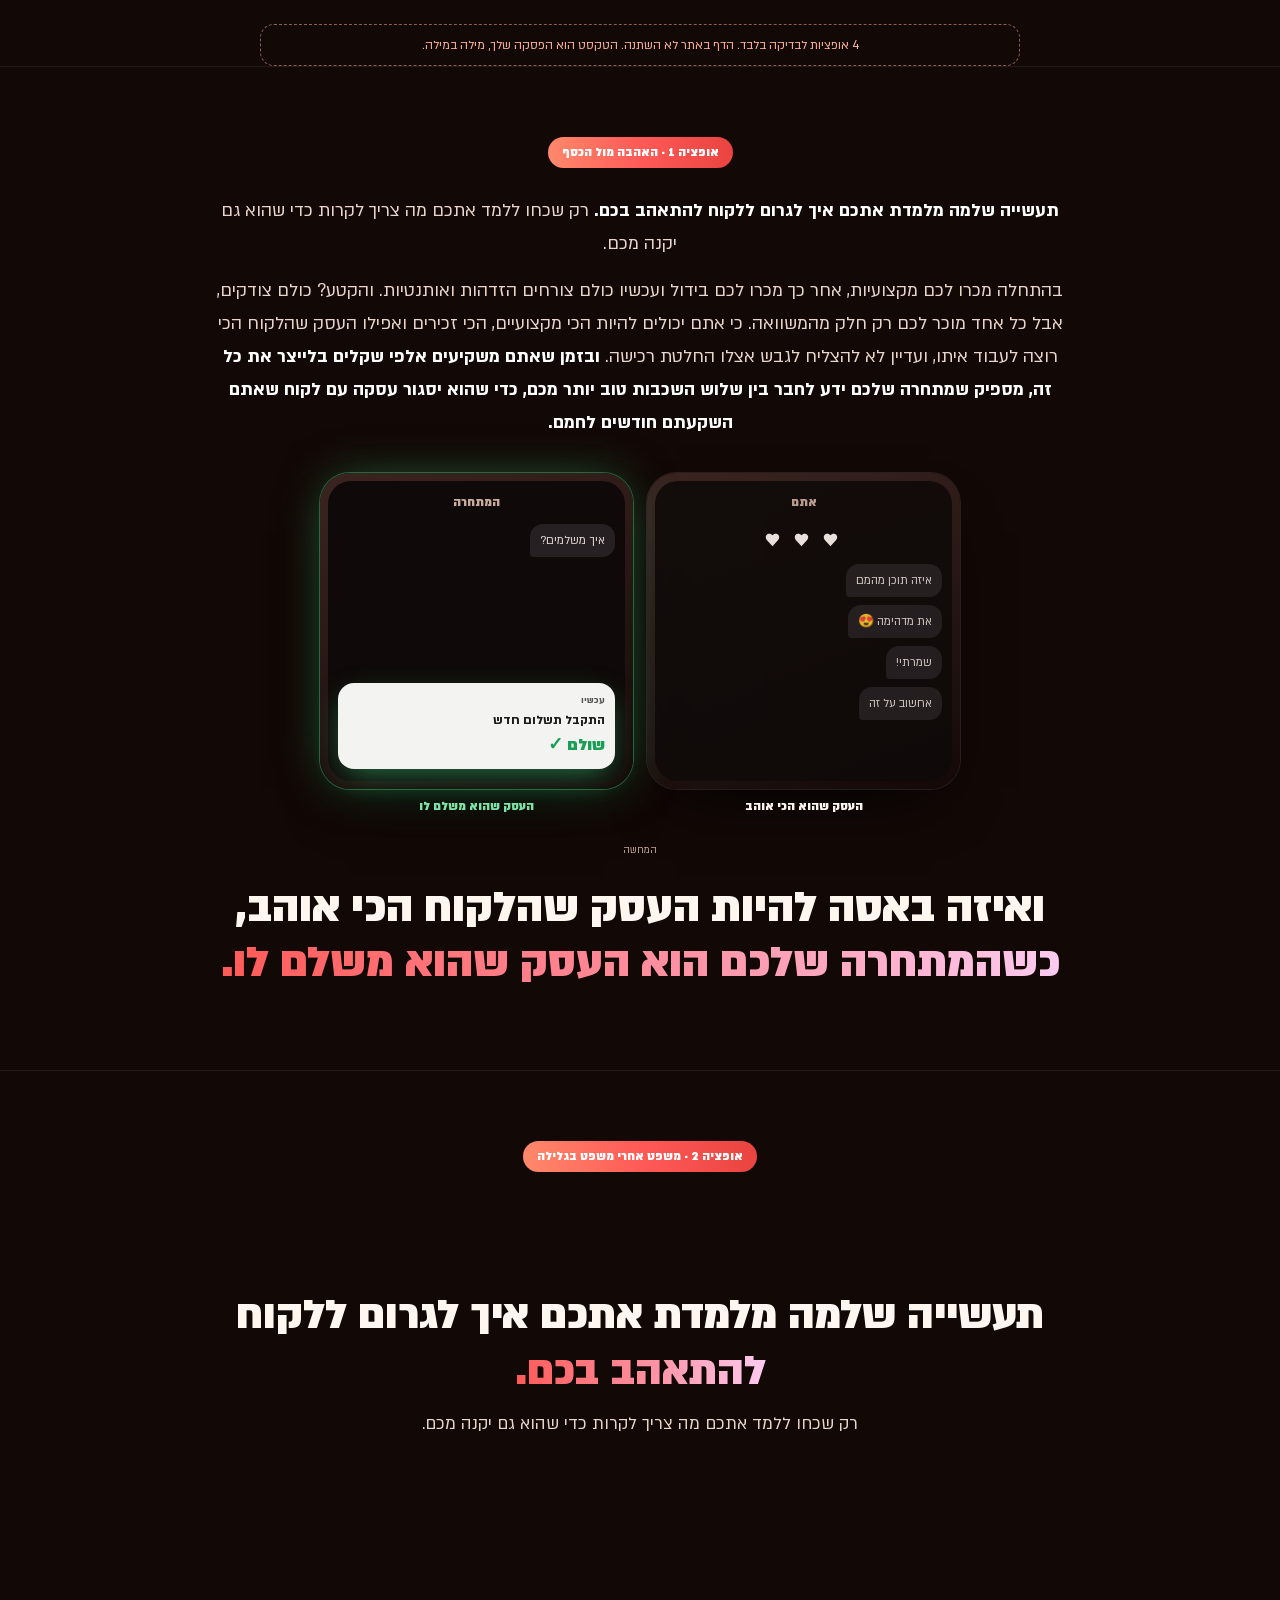
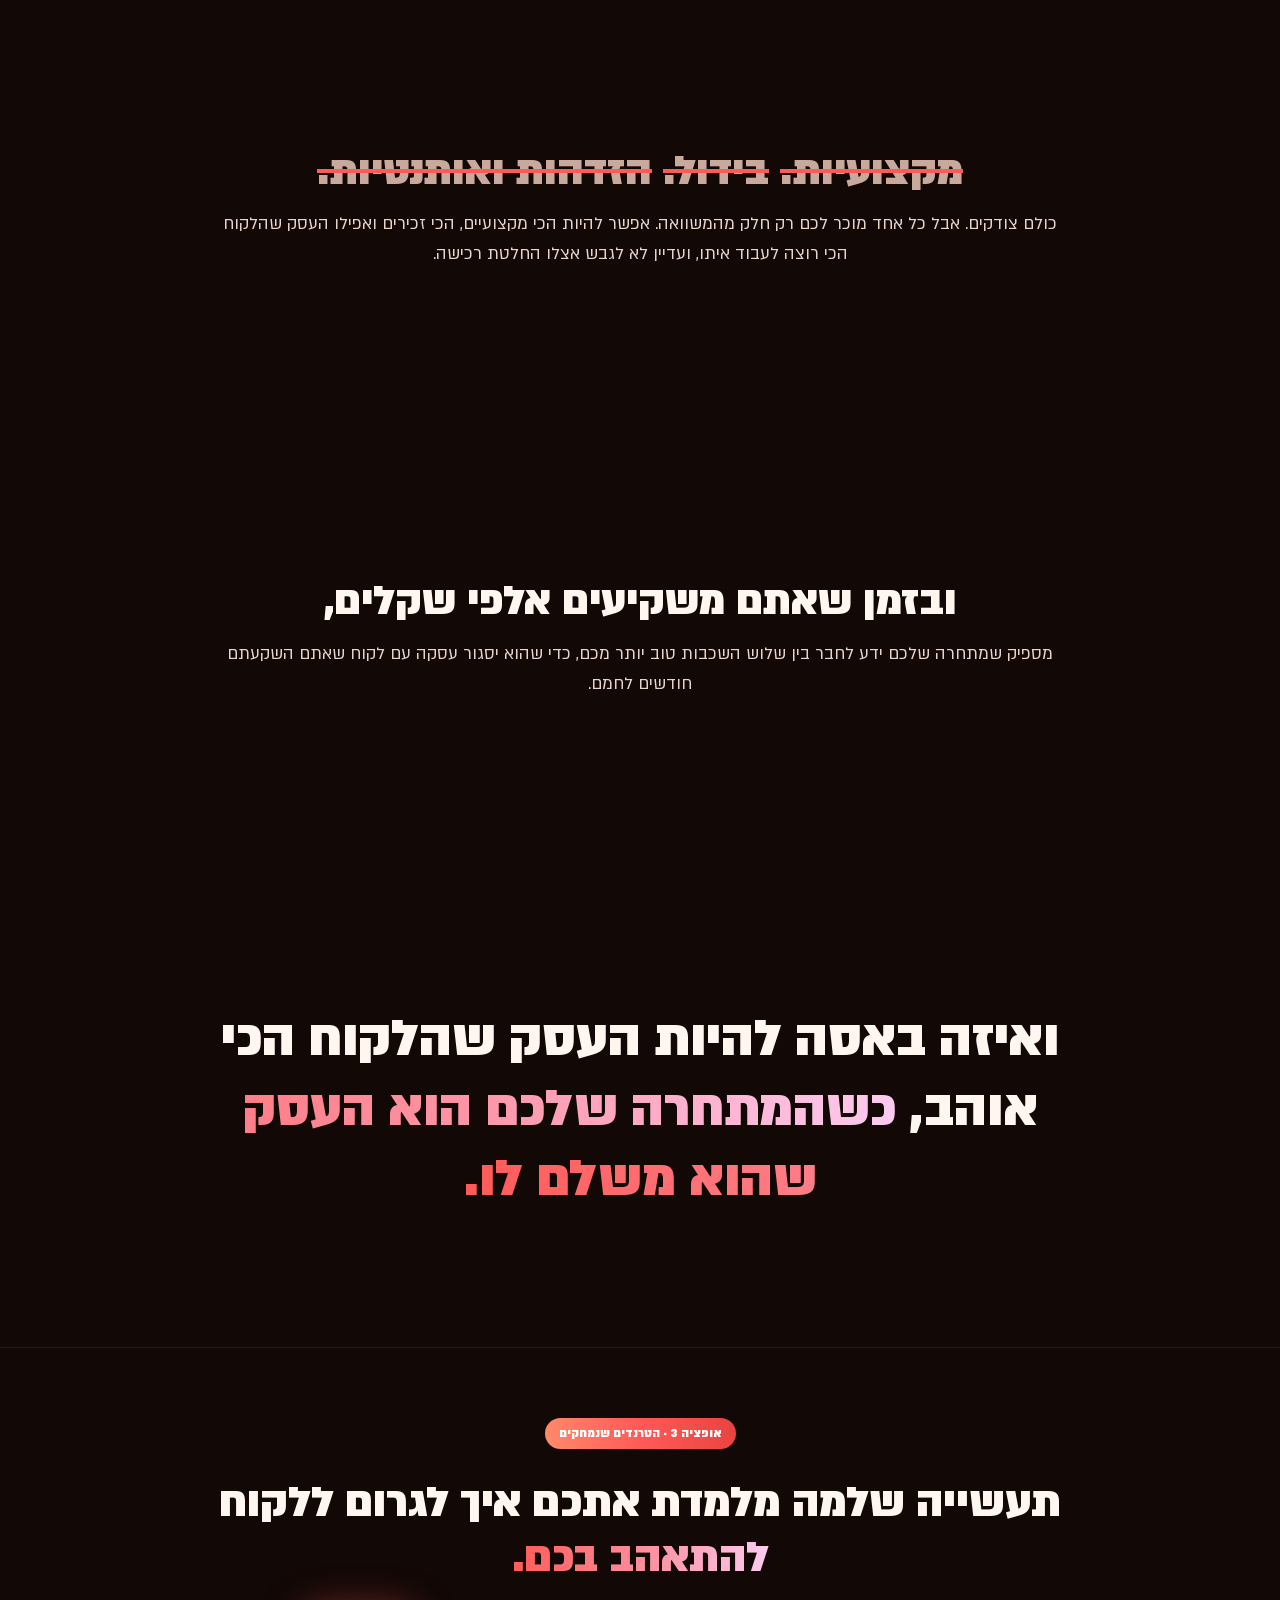
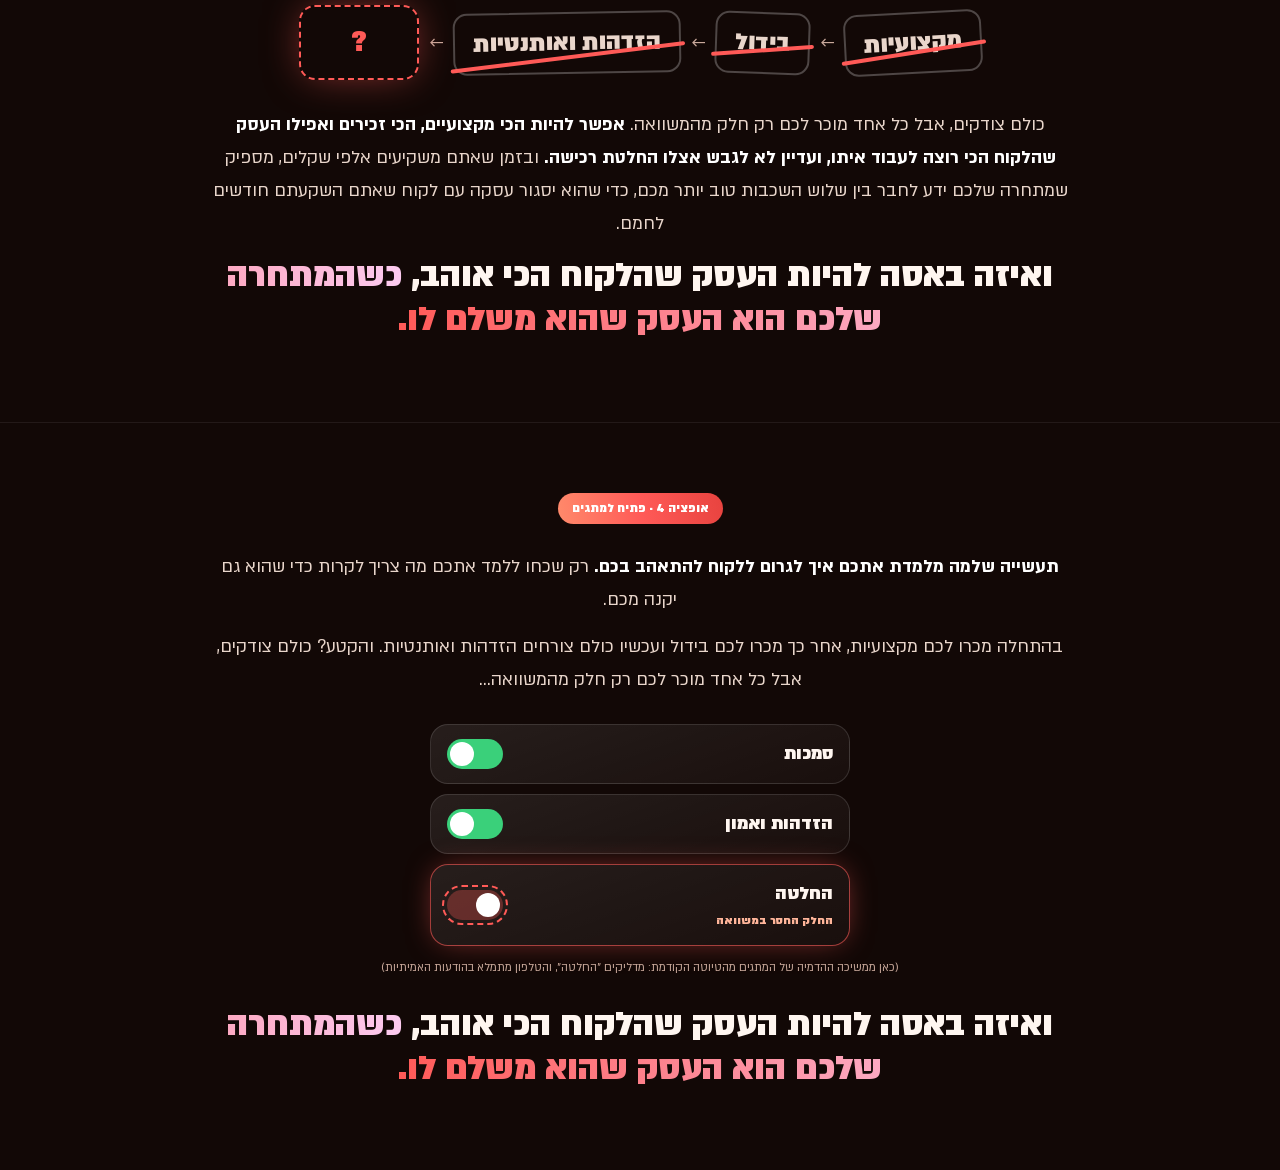
<file: proof-paragraph.html>
<!doctype html>
<html lang="he" dir="rtl">
<head>
<meta charset="utf-8">
<meta name="viewport" content="width=device-width, initial-scale=1">
<meta name="robots" content="noindex, nofollow">
<title>הפסקה · 4 אופציות</title>
<link rel="preconnect" href="https://fonts.googleapis.com">
<link rel="preconnect" href="https://fonts.gstatic.com" crossorigin>
<link href="https://fonts.googleapis.com/css2?family=Playpen+Sans+Hebrew:wght@500;700&family=Josefin+Sans:wght@600;700&display=swap" rel="stylesheet">
<link rel="stylesheet" href="assets/tokens.css">
<link rel="stylesheet" href="assets/components.css">
<style>
  :root { --night: #120806; --ink: #FFF6F0; --ink-2: #E9D6CB; --ink-3: #C9A99B; --label: #FFB59A; --pink: #FCCBF0; --coral: #FF5A57;
          --grad: linear-gradient(270deg, #FCCBF0 0%, #FD92A3 45%, #FF5A57 100%);
          --btn: linear-gradient(260deg, #E8433F 0%, #FF5A57 50%, #FF8A6B 100%); --script: "Playpen Sans Hebrew", cursive; }
  *, *::before, *::after { box-sizing: border-box; }
  html, body { margin: 0; background: var(--night); color: var(--ink); overflow-x: clip; }
  body { font-family: var(--font-he, "Almoni", system-ui, sans-serif); }
  h2, h3, p { margin: 0; }
  .note { width: min(760px, calc(100% - 32px)); margin: 24px auto 0; padding: 10px 14px; border-radius: 14px; border: 1px dashed rgba(255,181,154,.5); color: var(--label); font-size: 13.5px; text-align: center; }
  .opt { position: relative; isolation: isolate; padding: 70px 16px 80px; border-top: 1px solid rgba(255,255,255,.07); overflow-x: clip; }
  .badge { display: block; width: max-content; margin: 0 auto 26px; font-size: 13px; font-weight: 900; padding: 6px 14px; border-radius: 99px; background: var(--btn); color: #fff; }
  .in { width: min(860px, 100%); margin-inline: auto; }
  .hot { background: var(--grad); -webkit-background-clip: text; background-clip: text; color: transparent; }
  .para p { font-size: clamp(17px, 2vw, 20px); line-height: 1.65; color: var(--ink-2); margin-bottom: 14px; text-align: center; }
  .para p b { color: #fff; }
  .punch { font-size: clamp(26px, 4.6vw, 48px); font-weight: 900; line-height: 1.15; text-align: center; }
  .reveal { opacity: 0; transform: translateY(26px); transition: opacity .8s, transform .9s cubic-bezier(.2,.9,.3,1); }
  .reveal.on { opacity: 1; transform: none; }

  /* ===== 1. love vs money ===== */
  .split { display: grid; grid-template-columns: 1fr 1fr; gap: 14px; margin: 34px auto 26px; width: min(640px, 100%); }
  .ph { border-radius: 30px; padding: 8px; background: linear-gradient(160deg, #3a2420, #140907); box-shadow: 0 0 0 1px rgba(255,255,255,.1), 0 30px 60px -30px #000; }
  .ph .sc { border-radius: 23px; min-height: 300px; background: #0f0a09; padding: 12px 10px; display: flex; flex-direction: column; gap: 8px; }
  .ph h4 { margin: 0 0 4px; font-size: 13px; font-weight: 900; text-align: center; color: var(--ink-3); }
  .bub { align-self: flex-start; font-size: 13px; padding: 7px 10px; border-radius: 13px 13px 13px 4px; background: #262022; color: #e6dbd6; }
  .heart { font-size: 22px; text-align: center; letter-spacing: 4px; }
  .pay { margin-top: auto; border-radius: 16px; padding: 10px; background: rgba(255,255,255,.95); color: #1c1c1c; display: grid; gap: 2px; box-shadow: 0 10px 30px -8px rgba(58,208,122,.6); }
  .pay small { font-size: 10.5px; color: #555; font-weight: 700; }
  .pay b { font-size: 14px; }
  .pay i { font-style: normal; font-size: 18px; font-weight: 900; color: #1b9e55; direction: ltr; text-align: right; }
  .ph.win { box-shadow: 0 0 0 1px rgba(58,208,122,.4), 0 0 50px -10px rgba(58,208,122,.5), 0 30px 60px -30px #000; }
  .ph.lose .sc { opacity: .9; }
  .cap { font-size: 13px; font-weight: 900; text-align: center; margin-top: 8px; }
  .ill { font-size: 11px; color: var(--ink-3); text-align: center; }

  /* ===== 2. beats ===== */
  .beats { display: grid; gap: 34vh; padding: 10vh 0 6vh; }
  .beat { text-align: center; font-size: clamp(24px, 4.4vw, 46px); font-weight: 900; line-height: 1.2; }
  .beat s { text-decoration-color: var(--coral); text-decoration-thickness: 4px; color: var(--ink-3); }
  .beat small { display: block; margin-top: 10px; font-size: clamp(15px, 1.8vw, 19px); font-weight: 400; color: var(--ink-2); line-height: 1.55; }

  /* ===== 3. trends crossed out ===== */
  .trends { display: flex; flex-wrap: wrap; justify-content: center; align-items: center; gap: 10px; margin: 8px 0 28px; }
  .stamp { position: relative; font-size: clamp(18px, 2.6vw, 26px); font-weight: 900; padding: 10px 18px; border-radius: 14px; border: 2px solid rgba(255,255,255,.25); color: var(--ink-2); transform: rotate(-3deg); }
  .stamp:nth-child(3) { transform: rotate(2deg); } .stamp:nth-child(5) { transform: rotate(-1deg); }
  .stamp::after { content: ""; position: absolute; left: -6px; right: -6px; top: 50%; height: 4px; border-radius: 2px; background: var(--coral); transform: scaleX(0) rotate(-6deg); transform-origin: right; transition: transform .5s; }
  .trends.on .stamp::after { transform: scaleX(1) rotate(-6deg); }
  .trends.on .stamp:nth-child(1)::after { transition-delay: .2s; } .trends.on .stamp:nth-child(3)::after { transition-delay: .7s; } .trends.on .stamp:nth-child(5)::after { transition-delay: 1.2s; }
  .arrow { color: var(--ink-3); font-size: 20px; }
  .slot { font-size: clamp(22px, 3vw, 32px); font-weight: 900; padding: 12px 24px; border-radius: 16px; border: 2px dashed var(--coral); color: var(--coral); min-width: 120px; text-align: center; box-shadow: 0 0 40px -8px rgba(255,90,87,.6); }
  .slot span { display: none; } .trends.done .slot span { display: inline; } .trends.done .slot em { display: none; }
  .trends.done .slot { background: var(--btn); color: #fff; border-style: solid; border-color: transparent; }
  .slot em { font-style: normal; }

  /* ===== 4. intro to switches ===== */
  .sw { display: grid; gap: 10px; width: min(420px, 100%); margin: 28px auto 0; }
  .s { display: flex; align-items: center; justify-content: space-between; padding: 14px 16px; border-radius: 18px; background: linear-gradient(160deg, rgba(255,255,255,.09), rgba(255,255,255,.03)); border: 1px solid rgba(255,255,255,.13); }
  .s b { font-size: 20px; font-weight: 900; }
  .tog { width: 56px; height: 30px; border-radius: 99px; background: #3ad07a; position: relative; }
  .tog::after { content: ""; position: absolute; top: 3px; right: 29px; width: 24px; height: 24px; border-radius: 50%; background: #fff; }
  .s.key { border-color: rgba(255,90,87,.6); box-shadow: 0 0 30px -8px rgba(255,90,87,.6); }
  .s.key .tog { background: rgba(255,90,87,.3); outline: 2px dashed var(--coral); outline-offset: 3px; } .s.key .tog::after { right: 3px; }
  .s.key small { color: var(--label); font-weight: 800; font-size: 12.5px; }
  .more { text-align: center; font-size: 13px; color: var(--ink-3); margin-top: 12px; }
</style>
</head>
<body>
<p class="note">4 אופציות לבדיקה בלבד. הדף באתר לא השתנה. הטקסט הוא הפסקה שלך, מילה במילה.</p>

<!-- ===== 1 ===== -->
<section class="opt">
  <span class="badge">אופציה 1 · האהבה מול הכסף</span>
  <div class="in">
    <div class="para reveal">
      <p><b>תעשייה שלמה מלמדת אתכם איך לגרום ללקוח להתאהב בכם.</b> רק שכחו ללמד אתכם מה צריך לקרות כדי שהוא גם יקנה מכם.</p>
      <p>בהתחלה מכרו לכם מקצועיות, אחר כך מכרו לכם בידול ועכשיו כולם צורחים הזדהות ואותנטיות. והקטע? כולם צודקים, אבל כל אחד מוכר לכם רק חלק מהמשוואה. כי אתם יכולים להיות הכי מקצועיים, הכי זכירים ואפילו העסק שהלקוח הכי רוצה לעבוד איתו, ועדיין לא להצליח לגבש אצלו החלטת רכישה. <b>ובזמן שאתם משקיעים אלפי שקלים בלייצר את כל זה, מספיק שמתחרה שלכם ידע לחבר בין שלוש השכבות טוב יותר מכם, כדי שהוא יסגור עסקה עם לקוח שאתם השקעתם חודשים לחמם.</b></p>
    </div>
    <div class="split reveal">
      <div>
        <div class="ph lose"><div class="sc"><h4>אתם</h4><div class="heart">♥ ♥ ♥</div><span class="bub">איזה תוכן מהמם</span><span class="bub">את מדהימה 😍</span><span class="bub">שמרתי!</span><span class="bub">אחשוב על זה</span></div></div>
        <p class="cap">העסק שהוא הכי אוהב</p>
      </div>
      <div>
        <div class="ph win"><div class="sc"><h4>המתחרה</h4><span class="bub">איך משלמים?</span><div class="pay"><small>עכשיו</small><b>התקבל תשלום חדש</b><i>✓ שולם</i></div></div></div>
        <p class="cap" style="color:#7be3a6">העסק שהוא משלם לו</p>
      </div>
    </div>
    <p class="ill">המחשה</p>
    <p class="punch reveal" style="margin-top:22px">ואיזה באסה להיות העסק שהלקוח הכי אוהב, <span class="hot">כשהמתחרה שלכם הוא העסק שהוא משלם לו.</span></p>
  </div>
</section>

<!-- ===== 2 ===== -->
<section class="opt">
  <span class="badge">אופציה 2 · משפט אחרי משפט בגלילה</span>
  <div class="in beats">
    <p class="beat reveal">תעשייה שלמה מלמדת אתכם איך לגרום ללקוח <span class="hot">להתאהב בכם.</span><small>רק שכחו ללמד אתכם מה צריך לקרות כדי שהוא גם יקנה מכם.</small></p>
    <p class="beat reveal"><s>מקצועיות.</s> <s>בידול.</s> <s>הזדהות ואותנטיות.</s><small>כולם צודקים. אבל כל אחד מוכר לכם רק חלק מהמשוואה. אפשר להיות הכי מקצועיים, הכי זכירים ואפילו העסק שהלקוח הכי רוצה לעבוד איתו, ועדיין לא לגבש אצלו החלטת רכישה.</small></p>
    <p class="beat reveal">ובזמן שאתם משקיעים אלפי שקלים,<small>מספיק שמתחרה שלכם ידע לחבר בין שלוש השכבות טוב יותר מכם, כדי שהוא יסגור עסקה עם לקוח שאתם השקעתם חודשים לחמם.</small></p>
    <p class="beat reveal" style="font-size:clamp(28px,5.4vw,58px)">ואיזה באסה להיות העסק שהלקוח הכי אוהב, <span class="hot">כשהמתחרה שלכם הוא העסק שהוא משלם לו.</span></p>
  </div>
</section>

<!-- ===== 3 ===== -->
<section class="opt">
  <span class="badge">אופציה 3 · הטרנדים שנמחקים</span>
  <div class="in" style="text-align:center">
    <p class="punch reveal" style="margin-bottom:20px">תעשייה שלמה מלמדת אתכם איך לגרום ללקוח <span class="hot">להתאהב בכם.</span></p>
    <div class="trends" data-trends>
      <span class="stamp">מקצועיות</span><span class="arrow">←</span><span class="stamp">בידול</span><span class="arrow">←</span><span class="stamp">הזדהות ואותנטיות</span><span class="arrow">←</span>
      <span class="slot"><em>?</em><span>החלטה</span></span>
    </div>
    <div class="para reveal">
      <p>כולם צודקים, אבל כל אחד מוכר לכם רק חלק מהמשוואה. <b>אפשר להיות הכי מקצועיים, הכי זכירים ואפילו העסק שהלקוח הכי רוצה לעבוד איתו, ועדיין לא לגבש אצלו החלטת רכישה.</b> ובזמן שאתם משקיעים אלפי שקלים, מספיק שמתחרה שלכם ידע לחבר בין שלוש השכבות טוב יותר מכם, כדי שהוא יסגור עסקה עם לקוח שאתם השקעתם חודשים לחמם.</p>
    </div>
    <p class="punch reveal" style="margin-top:10px;font-size:clamp(22px,3.6vw,38px)">ואיזה באסה להיות העסק שהלקוח הכי אוהב, <span class="hot">כשהמתחרה שלכם הוא העסק שהוא משלם לו.</span></p>
  </div>
</section>

<!-- ===== 4 ===== -->
<section class="opt">
  <span class="badge">אופציה 4 · פתיח למתגים</span>
  <div class="in">
    <div class="para reveal">
      <p><b>תעשייה שלמה מלמדת אתכם איך לגרום ללקוח להתאהב בכם.</b> רק שכחו ללמד אתכם מה צריך לקרות כדי שהוא גם יקנה מכם.</p>
      <p>בהתחלה מכרו לכם מקצועיות, אחר כך מכרו לכם בידול ועכשיו כולם צורחים הזדהות ואותנטיות. והקטע? כולם צודקים, אבל כל אחד מוכר לכם רק חלק מהמשוואה...</p>
    </div>
    <div class="sw reveal">
      <div class="s"><b>סמכות</b><span class="tog"></span></div>
      <div class="s"><b>הזדהות ואמון</b><span class="tog"></span></div>
      <div class="s key"><div><b>החלטה</b><br><small>החלק החסר במשוואה</small></div><span class="tog"></span></div>
    </div>
    <p class="more">(כאן ממשיכה ההדמיה של המתגים מהטיוטה הקודמת: מדליקים "החלטה", והטלפון מתמלא בהודעות האמיתיות)</p>
    <p class="punch reveal" style="margin-top:26px;font-size:clamp(22px,3.6vw,38px)">ואיזה באסה להיות העסק שהלקוח הכי אוהב, <span class="hot">כשהמתחרה שלכם הוא העסק שהוא משלם לו.</span></p>
  </div>
</section>

<script>
  const io = new IntersectionObserver(es => es.forEach(e => { if (e.isIntersecting) { e.target.classList.add("on"); io.unobserve(e.target); } }), { threshold: .3 });
  document.querySelectorAll(".reveal").forEach(el => io.observe(el));
  const tr = document.querySelector("[data-trends]");
  new IntersectionObserver(([e], o) => { if (e.isIntersecting) { tr.classList.add("on"); setTimeout(() => tr.classList.add("done"), 1900); o.disconnect(); } }, { threshold: .5 }).observe(tr);
</script>
</body>
</html>
</file>
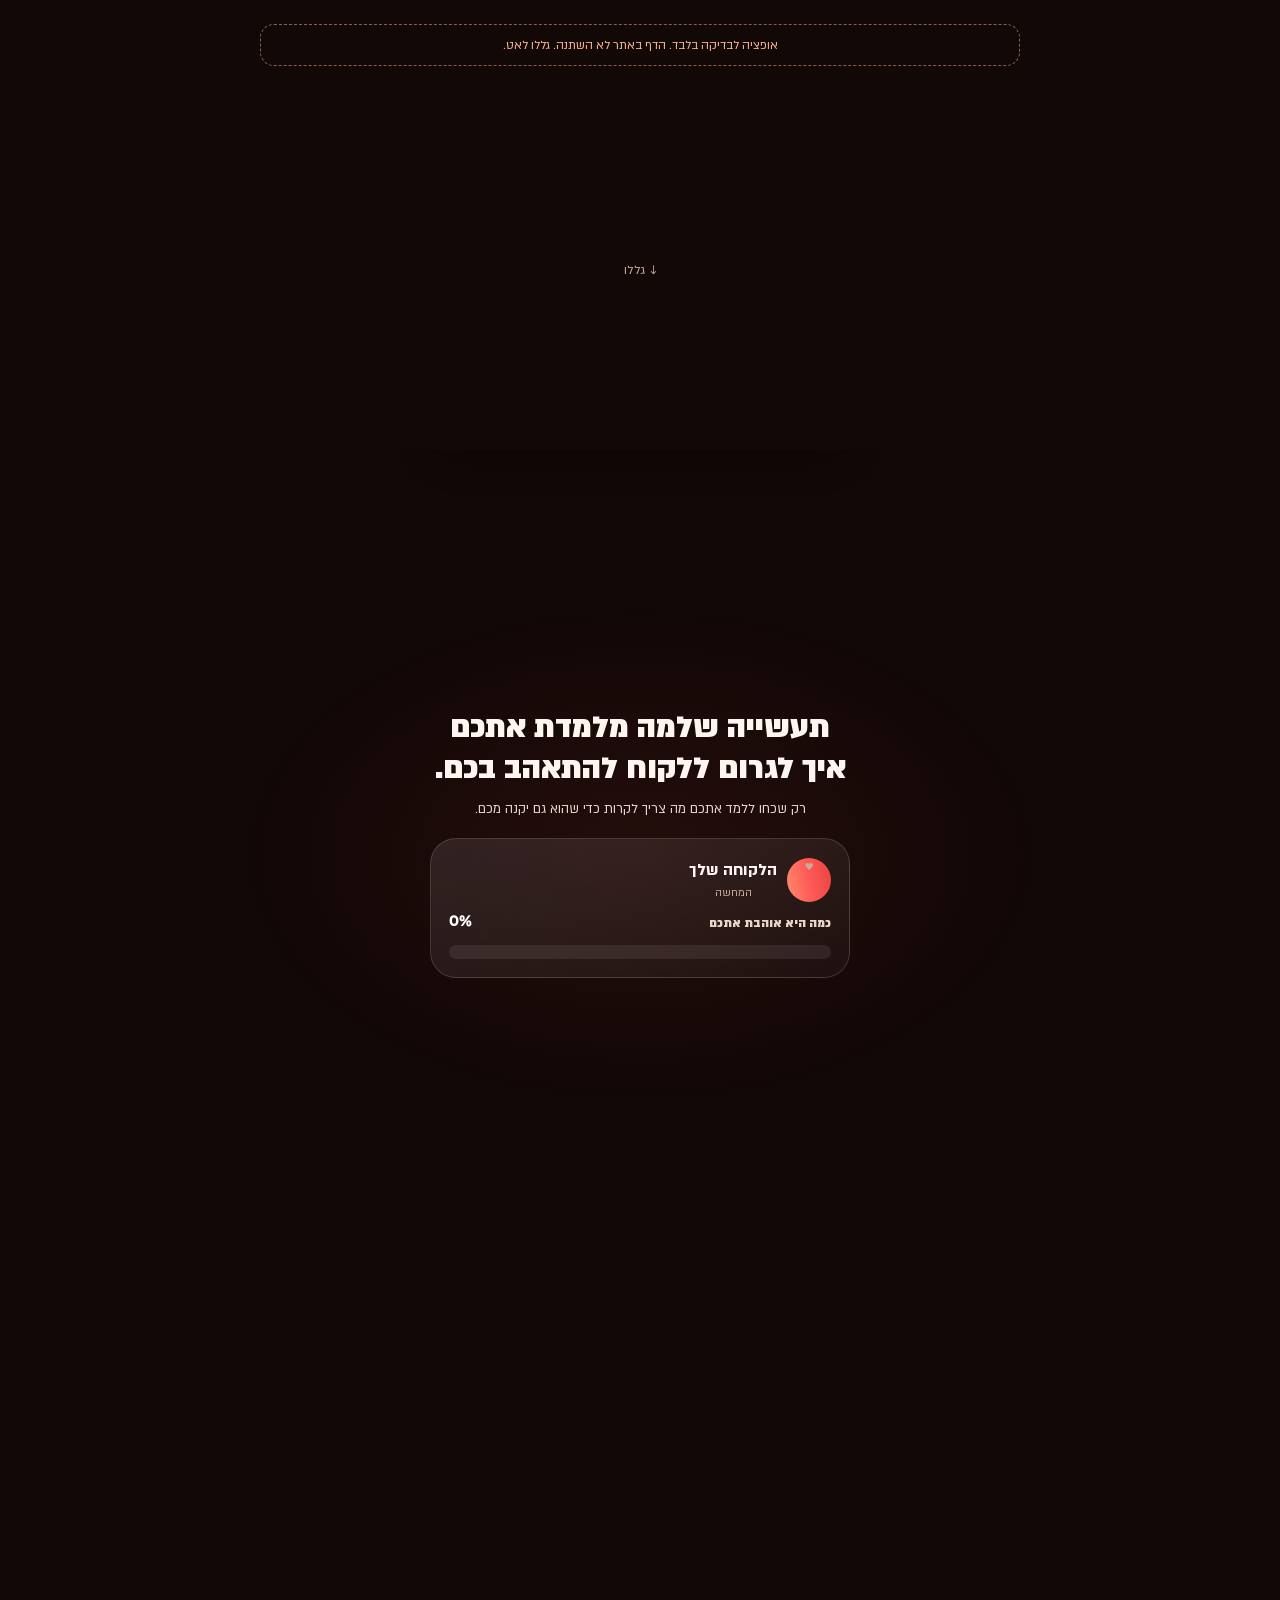
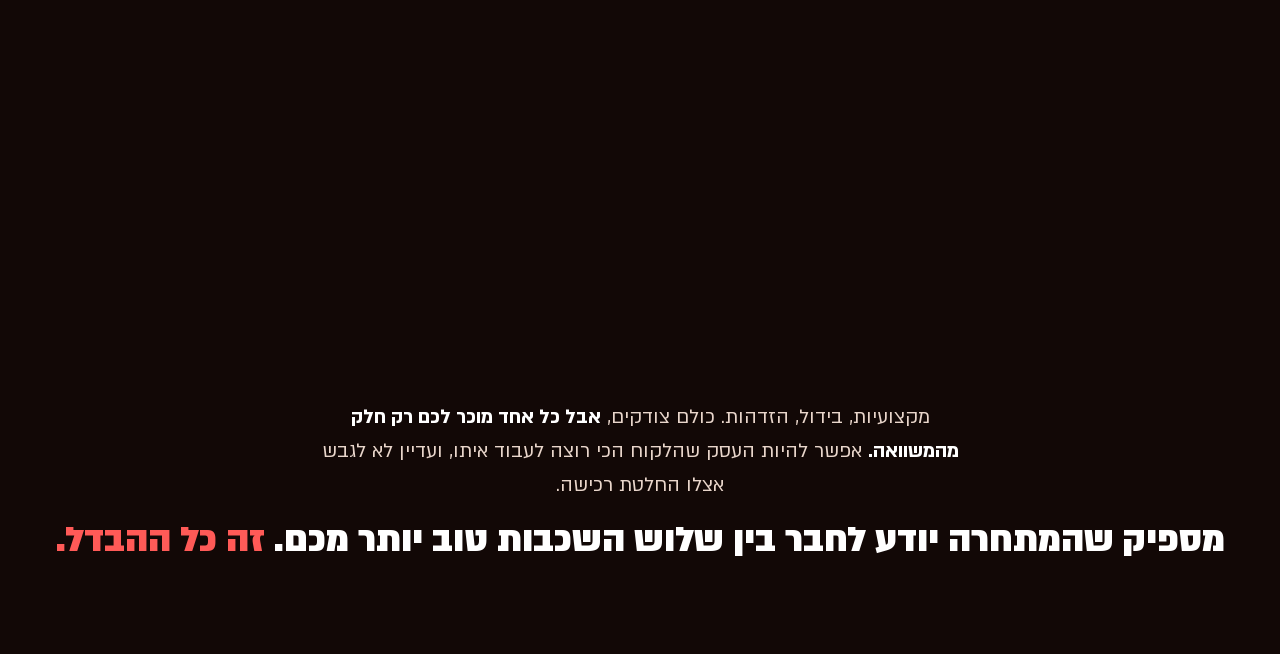
<file: proof-punch.html>
<!doctype html>
<html lang="he" dir="rtl">
<head>
<meta charset="utf-8">
<meta name="viewport" content="width=device-width, initial-scale=1">
<meta name="robots" content="noindex, nofollow">
<title>אגרוף · אופציה</title>
<link rel="preconnect" href="https://fonts.googleapis.com">
<link rel="preconnect" href="https://fonts.gstatic.com" crossorigin>
<link href="https://fonts.googleapis.com/css2?family=Playpen+Sans+Hebrew:wght@500;700&family=Josefin+Sans:wght@600;700&display=swap" rel="stylesheet">
<link rel="stylesheet" href="assets/tokens.css">
<link rel="stylesheet" href="assets/components.css">
<style>
  :root { --night: #120806; --ink: #FFF6F0; --ink-2: #E9D6CB; --ink-3: #C9A99B; --label: #FFB59A; --pink: #FCCBF0; --coral: #FF5A57;
          --grad: linear-gradient(270deg, #FCCBF0 0%, #FD92A3 45%, #FF5A57 100%);
          --btn: linear-gradient(260deg, #E8433F 0%, #FF5A57 50%, #FF8A6B 100%); --script: "Playpen Sans Hebrew", cursive; }
  *, *::before, *::after { box-sizing: border-box; }
  html, body { margin: 0; background: var(--night); color: var(--ink); }
  body { font-family: var(--font-he, "Almoni", system-ui, sans-serif); overflow-x: clip; }
  h2, p { margin: 0; }
  .note { width: min(760px, calc(100% - 32px)); margin: 24px auto; padding: 10px 14px; border-radius: 14px; border: 1px dashed rgba(255,181,154,.5); color: var(--label); font-size: 13.5px; text-align: center; }
  .pad { height: 40vh; display: grid; place-items: center; color: var(--ink-3); font-size: 14px; }

  /* scroll-driven story: tall track, sticky stage */
  .track { position: relative; height: 520vh; }
  .pstage { position: sticky; top: 0; height: 100vh; height: 100svh; display: grid; place-items: center; overflow: hidden; padding: 16px; isolation: isolate; }
  .pstage::before { content: ""; position: absolute; inset: 0; z-index: -1; background: radial-gradient(45% 40% at 50% 45%, rgba(255,90,87,calc(.08 + var(--heat,0) * .3)), transparent 70%); transition: background .3s; }
  .pstage.crash::before { background: radial-gradient(60% 50% at 50% 45%, rgba(255,40,40,.12), transparent 70%); }

  .box { width: min(420px, 100%); display: grid; gap: 18px; justify-items: center; text-align: center; }
  .intro { font-size: clamp(22px, 5.4vw, 34px); font-weight: 900; line-height: 1.2; transition: opacity .4s; }
  .intro small { display: block; font-size: 15px; font-weight: 400; color: var(--ink-2); margin-top: 8px; line-height: 1.5; }

  .client { width: 100%; border-radius: 26px; padding: 18px; background: linear-gradient(160deg, rgba(255,255,255,.1), rgba(255,255,255,.03)); border: 1px solid rgba(255,255,255,.14);
            display: grid; gap: 12px; transition: border-color .4s, box-shadow .4s, transform .2s; }
  .who { display: flex; align-items: center; gap: 10px; }
  .av { width: 44px; height: 44px; border-radius: 50%; background: var(--btn); display: grid; place-items: center; font-size: 20px; }
  .who b { font-size: 18px; } .who span { font-size: 12.5px; color: var(--ink-3); display: block; }
  .meter { height: 14px; border-radius: 99px; background: rgba(255,255,255,.08); overflow: hidden; direction: ltr; }
  .meter i { display: block; height: 100%; width: calc(var(--heat,0) * 100%); background: var(--btn); border-radius: inherit; box-shadow: 0 0 18px rgba(255,90,87,.8); transition: width .25s; }
  .mrow { display: flex; justify-content: space-between; font-size: 13px; font-weight: 800; color: var(--ink-2); }
  .mrow b { font-family: "Josefin Sans", sans-serif; font-size: 16px; color: #fff; direction: ltr; }

  .beats { position: relative; width: 100%; min-height: 96px; }
  .beat { position: absolute; inset: 0; display: grid; gap: 4px; place-content: center; opacity: 0; transform: translateY(14px); transition: opacity .35s, transform .35s; }
  .beat.on { opacity: 1; transform: none; }
  .beat .m { font-family: "Josefin Sans", sans-serif; font-size: 12px; letter-spacing: .2em; color: var(--label); font-weight: 700; direction: ltr; }
  .beat .l { font-size: clamp(19px, 4.8vw, 24px); font-weight: 900; }
  .beat .l s { text-decoration: none; }
  .beat .q { font-size: 15px; color: var(--ink-2); }
  .chk { color: #7be3a6; }

  /* the punch */
  .notif { position: absolute; top: 14px; left: 50%; width: min(400px, calc(100% - 24px)); transform: translate(-50%, -140%); z-index: 20; border-radius: 22px; padding: 12px 14px;
           background: rgba(245,245,245,.97); color: #111; display: grid; grid-template-columns: 38px 1fr; gap: 10px; align-items: center; text-align: right;
           box-shadow: 0 20px 50px -10px rgba(0,0,0,.8); transition: transform .45s cubic-bezier(.2,1.3,.4,1); }
  .notif .ic { width: 38px; height: 38px; border-radius: 10px; background: #1b9e55; display: grid; place-items: center; color: #fff; font-size: 20px; font-weight: 900; }
  .notif b { font-size: 14.5px; display: block; } .notif span { font-size: 13.5px; color: #333; } .notif small { font-size: 11px; color: #777; }
  .pstage.crash .notif { transform: translate(-50%, 0); }
  .pstage.crash .client { border-color: rgba(255,60,60,.7); box-shadow: 0 0 0 4px rgba(255,60,60,.15); animation: shake .45s; }
  .pstage.crash .meter i { background: #555; box-shadow: none; }
  @keyframes shake { 20% { transform: translateX(-8px); } 40% { transform: translateX(8px); } 60% { transform: translateX(-5px); } 80% { transform: translateX(5px); } }
  .pstage.crash .intro { opacity: .15; }

  .punch { position: absolute; inset: auto 16px 9vh; text-align: center; opacity: 0; transform: translateY(20px); transition: opacity .5s, transform .5s; }
  .pstage.is-punch .punch { opacity: 1; transform: none; }
  .punch p { font-size: clamp(24px, 6.4vw, 46px); font-weight: 900; line-height: 1.12; }
  .punch p span { background: var(--grad); -webkit-background-clip: text; background-clip: text; color: transparent; }
  .pstage.is-punch .client, .pstage.is-punch .beats { opacity: .25; transition: opacity .5s; }

  .after { padding: 70px 16px 90px; text-align: center; display: grid; gap: 14px; justify-items: center; }
  .after p { font-size: clamp(18px, 2.4vw, 22px); line-height: 1.55; color: var(--ink-2); max-width: 30em; }
  .after p b { color: #fff; }
  .after .big { font-size: clamp(24px, 4vw, 40px); font-weight: 900; color: #fff; line-height: 1.2; }
  .after .big span { color: var(--coral); }
  .ill { font-size: 11.5px; color: var(--ink-3); }
</style>
</head>
<body>
<p class="note">אופציה לבדיקה בלבד. הדף באתר לא השתנה. גללו לאט.</p>
<div class="pad">↓ גללו</div>

<div class="track" data-track>
  <div class="pstage" data-stage>
    <div class="notif" aria-live="assertive"><span class="ic">₪</span><div><small>עכשיו</small><b>הלקוחה שלך שילמה עכשיו.</b><span>למתחרה שלך.</span></div></div>

    <div class="box">
      <p class="intro">תעשייה שלמה מלמדת אתכם איך לגרום ללקוח להתאהב בכם.<small>רק שכחו ללמד אתכם מה צריך לקרות כדי שהוא גם יקנה מכם.</small></p>

      <div class="client">
        <div class="who"><span class="av">♥</span><div><b>הלקוחה שלך</b><span>המחשה</span></div></div>
        <div class="mrow"><span>כמה היא אוהבת אתכם</span><b data-pct>0%</b></div>
        <div class="meter"><i></i></div>
      </div>

      <div class="beats">
        <div class="beat" data-b="0"><span class="m">MONTH 1</span><span class="l">מקצועיות <span class="chk">✓</span></span><span class="q">היא מתחילה לעקוב.</span></div>
        <div class="beat" data-b="1"><span class="m">MONTH 3</span><span class="l">בידול <span class="chk">✓</span></span><span class="q">היא שומרת כל פוסט.</span></div>
        <div class="beat" data-b="2"><span class="m">MONTH 5</span><span class="l">הזדהות ואותנטיות <span class="chk">✓</span></span><span class="q">"את בדיוק כמוני."</span></div>
        <div class="beat" data-b="3"><span class="m">MONTH 6</span><span class="l">היא מוכנה.</span><span class="q">השקעתם חודשים ואלפי שקלים כדי להגיע לרגע הזה.</span></div>
      </div>
    </div>

    <div class="punch"><p>ואיזה באסה להיות העסק שהלקוח הכי אוהב,<br><span>כשהמתחרה שלכם הוא העסק שהוא משלם לו.</span></p></div>
  </div>
</div>

<div class="after">
  <p>מקצועיות, בידול, הזדהות. כולם צודקים, <b>אבל כל אחד מוכר לכם רק חלק מהמשוואה.</b> אפשר להיות העסק שהלקוח הכי רוצה לעבוד איתו, ועדיין לא לגבש אצלו החלטת רכישה.</p>
  <p class="big">מספיק שהמתחרה יודע לחבר בין שלוש השכבות טוב יותר מכם. <span>זה כל ההבדל.</span></p>
</div>

<script>
(() => {
  const track = document.querySelector("[data-track]"), stage = document.querySelector("[data-stage]"), pct = document.querySelector("[data-pct]");
  const beats = [...document.querySelectorAll(".beat")];
  const upd = () => {
    const r = track.getBoundingClientRect(), total = track.offsetHeight - innerHeight;
    const p = Math.max(0, Math.min(1, -r.top / total));
    // 0 → .62: love climbs to 97% through 4 beats; .66: payment to the competitor; .78: punchline
    const crash = p > .66, punch = p > .76;
    const heat = crash ? 0 : Math.min(.97, p / .62 * .97);
    stage.style.setProperty("--heat", heat.toFixed(3));
    pct.textContent = Math.round(heat * 100) + "%";
    const bi = p < .06 ? -1 : Math.min(3, Math.floor((p - .06) / .14));
    beats.forEach((b, i) => b.classList.toggle("on", !crash && i === bi));
    stage.classList.toggle("crash", crash);
    stage.classList.toggle("is-punch", punch);
  };
  addEventListener("scroll", upd, { passive: true }); addEventListener("resize", upd); upd();
})();
</script>
</body>
</html>
</file>
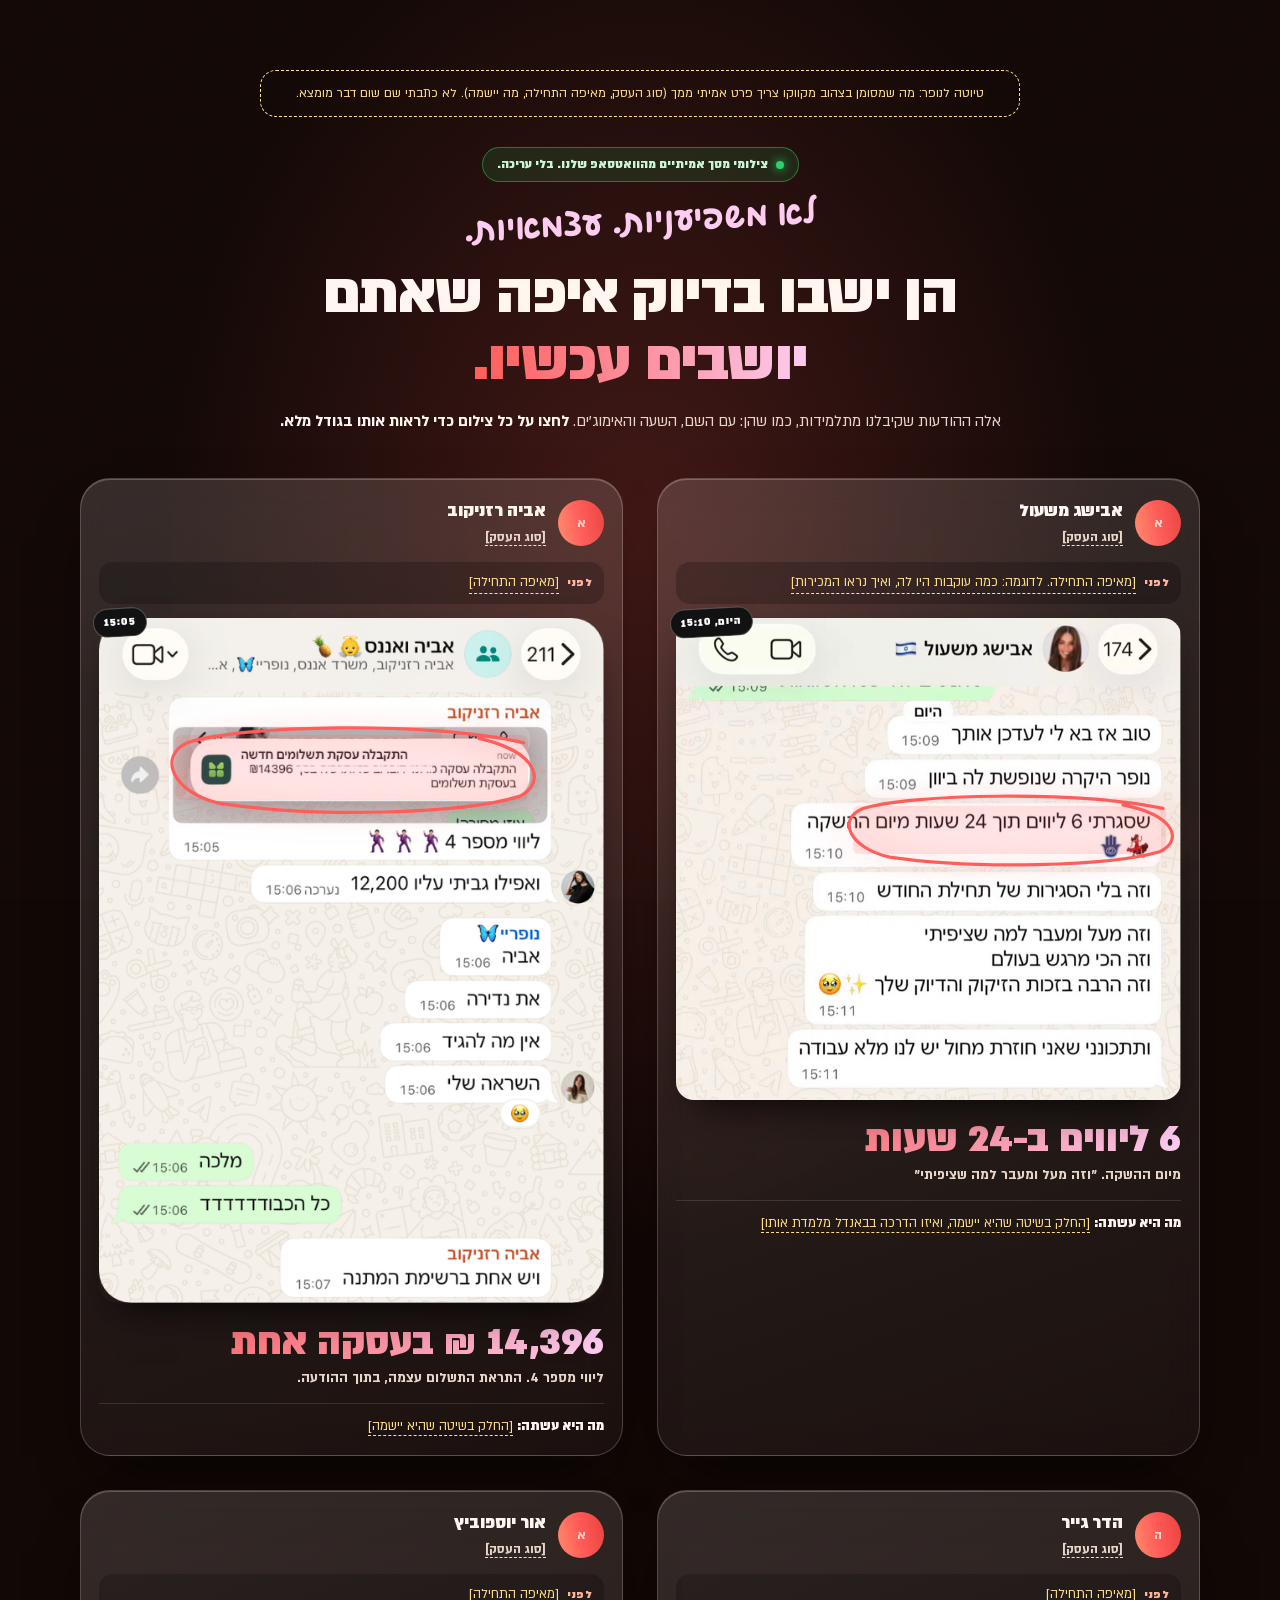
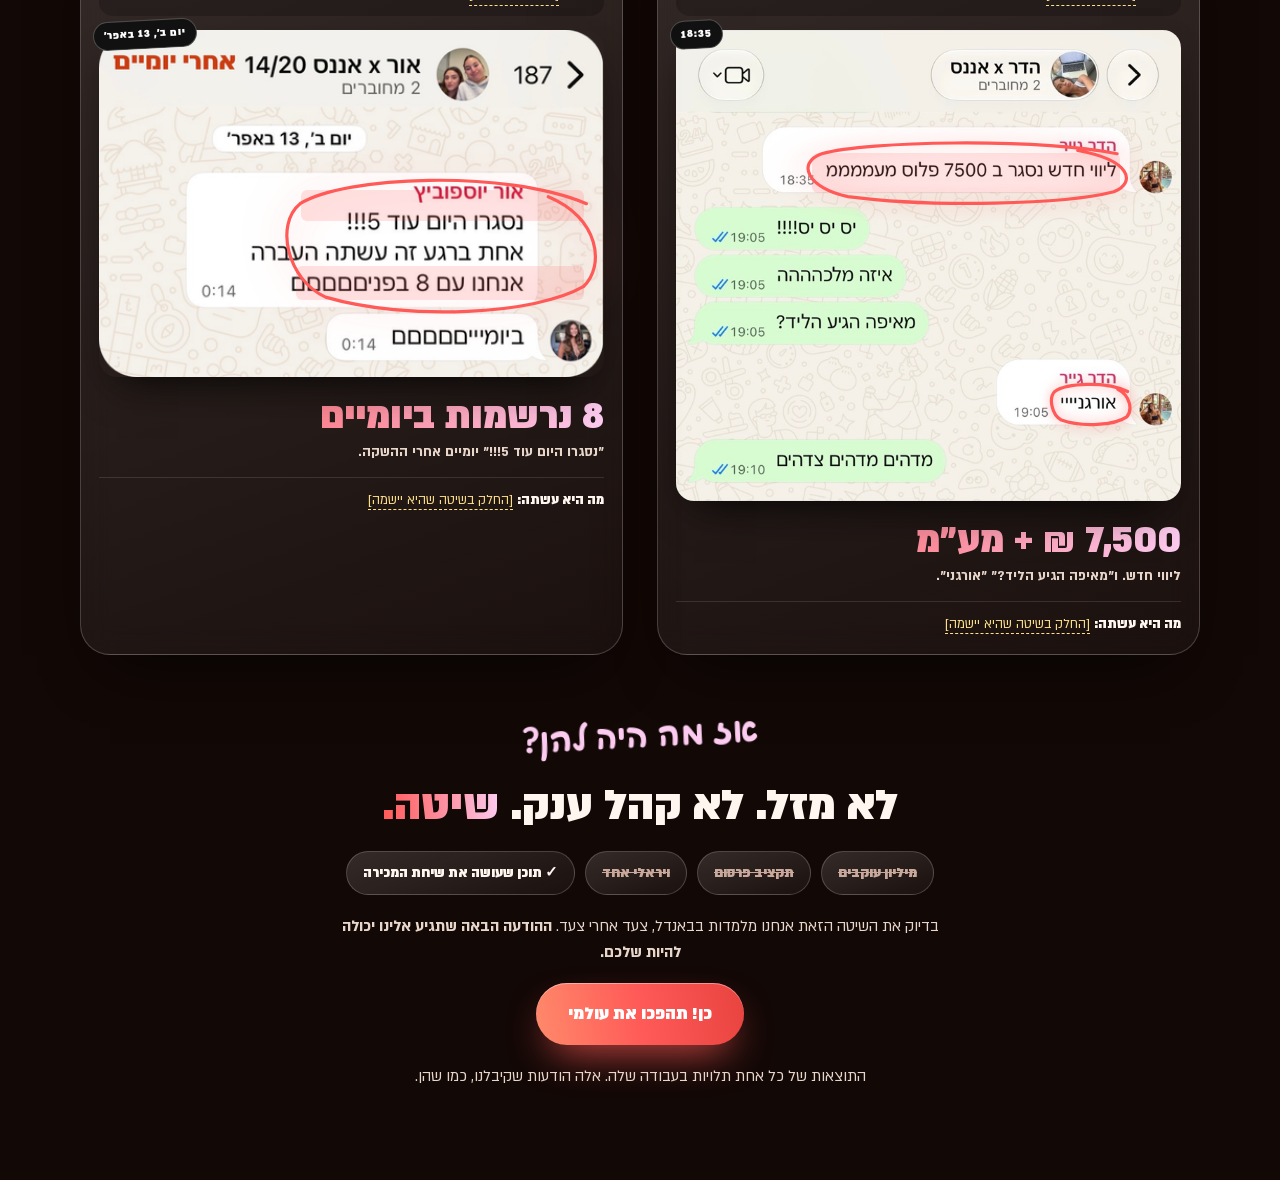
<file: proof-real.html>
<!doctype html>
<html lang="he" dir="rtl">
<head>
<meta charset="utf-8">
<meta name="viewport" content="width=device-width, initial-scale=1">
<meta name="robots" content="noindex, nofollow">
<title>הוכחות אמיתיות</title>
<link rel="icon" href="assets/ananas-icon-color.svg">
<link rel="preconnect" href="https://fonts.googleapis.com">
<link rel="preconnect" href="https://fonts.gstatic.com" crossorigin>
<link href="https://fonts.googleapis.com/css2?family=Playpen+Sans+Hebrew:wght@500;700&family=Josefin+Sans:wght@600;700&display=swap" rel="stylesheet">
<link rel="stylesheet" href="assets/tokens.css">
<link rel="stylesheet" href="assets/components.css">
<style>
  :root {
    --night: #120806; --ink: #FFF6F0; --ink-2: #E9D6CB; --ink-3: #C9A99B; --label: #FFB59A;
    --pink: #FCCBF0; --coral: #FF5A57;
    --grad: linear-gradient(270deg, #FCCBF0 0%, #FD92A3 45%, #FF5A57 100%);
    --btn: linear-gradient(260deg, #E8433F 0%, #FF5A57 50%, #FF8A6B 100%);
    --glass: linear-gradient(160deg, rgba(255,246,240,.15), rgba(255,246,240,.04));
    --edge: rgba(255,246,240,.2);
    --script: "Playpen Sans Hebrew", cursive;
  }
  *, *::before, *::after { box-sizing: border-box; }
  html, body { margin: 0; background: var(--night); color: var(--ink); overflow-x: clip; }
  body { font-family: var(--font-he, "Almoni", system-ui, sans-serif); }
  h1, h2, h3, p { margin: 0; }
  img { display: block; max-width: 100%; }
  button { font: inherit; color: inherit; }
  .grain { position: fixed; inset: 0; z-index: 50; pointer-events: none; opacity: .14; mix-blend-mode: overlay;
    background: url("data:image/svg+xml;utf8,<svg xmlns='http://www.w3.org/2000/svg' width='160' height='160'><filter id='n'><feTurbulence type='fractalNoise' baseFrequency='.85' numOctaves='3' stitchTiles='stitch'/></filter><rect width='100%' height='100%' filter='url(%23n)'/></svg>"); }
  .hot { background: var(--grad); -webkit-background-clip: text; background-clip: text; color: transparent; -webkit-box-decoration-break: clone; box-decoration-break: clone; }
  .script { font-family: var(--script); font-weight: 700; color: var(--pink); font-size: clamp(22px, 2.6vw, 34px); display: inline-block; transform: rotate(-3deg); }

  .sec { position: relative; isolation: isolate; padding: 70px 16px 90px; }
  .sec::before { content: ""; position: absolute; inset: 0 -10%; z-index: -1; background: radial-gradient(45% 35% at 50% 20%, rgba(255,90,87,.2), transparent 70%); }
  .head { width: min(760px, 100%); margin: 0 auto 44px; text-align: center; display: grid; gap: 14px; justify-items: center; }
  .head h2 { font-size: clamp(34px, 5.4vw, 64px); font-weight: 900; line-height: 1.04; letter-spacing: -.01em; }
  .head p { color: var(--ink-2); font-size: 17px; line-height: 1.55; }
  .head strong { color: var(--ink); }
  .real-tag { display: inline-flex; gap: 8px; align-items: center; padding: 7px 14px; border-radius: 99px; font-size: 13px; font-weight: 800; background: rgba(37,211,102,.12); border: 1px solid rgba(37,211,102,.45); color: #c9f5d9; }
  .real-tag::before { content: ""; width: 8px; height: 8px; border-radius: 50%; background: #25D366; box-shadow: 0 0 10px #25D366; }

  .stories { width: min(1120px, 100%); margin-inline: auto; display: grid; gap: 28px; }
  @media (min-width: 900px) { .stories { grid-template-columns: 1fr 1fr; gap: 34px; } }

  .story { border-radius: 30px; padding: 18px; background: var(--glass); border: 1px solid var(--edge); backdrop-filter: blur(16px); -webkit-backdrop-filter: blur(16px);
           box-shadow: inset 0 1px 0 rgba(255,255,255,.22), 0 30px 60px -30px rgba(0,0,0,.85); display: grid; gap: 14px; align-content: start; }
  .who { display: flex; gap: 12px; align-items: center; }
  .av { width: 46px; height: 46px; border-radius: 50%; background: var(--btn); display: grid; place-items: center; font-weight: 900; font-size: 20px; color: #fff; flex: none; }
  .who b { display: block; font-size: 19px; font-weight: 900; }
  .who span { font-size: 14px; color: var(--ink-2); font-weight: 700; }
  .before { display: flex; gap: 8px; align-items: baseline; font-size: 14.5px; color: var(--ink-2); line-height: 1.45; padding: 10px 12px; border-radius: 14px; background: rgba(0,0,0,.22); }
  .before em { font-style: normal; font-weight: 900; color: var(--label); flex: none; font-size: 12.5px; letter-spacing: .03em; }
  .fill { color: #FFE08A; border-bottom: 1px dashed #FFE08A; }

  .shot { all: unset; cursor: zoom-in; position: relative; display: block; border-radius: 18px; overflow: visible; }
  .shot img { width: 100%; height: auto; border-radius: 18px; box-shadow: 0 20px 40px -18px rgba(0,0,0,.9); }
  .shot .stamp { position: absolute; top: -10px; left: -6px; z-index: 2; font-size: 11.5px; font-weight: 800; padding: 5px 10px; border-radius: 99px; background: #111; color: #fff; border: 1px solid rgba(255,255,255,.25); transform: rotate(-3deg); }
  .ring { position: absolute; z-index: 1; pointer-events: none; overflow: visible; }
  .ring path { fill: none; stroke: var(--coral); stroke-width: 3.2; stroke-linecap: round; vector-effect: non-scaling-stroke;
               stroke-dasharray: 1400; stroke-dashoffset: 1400; filter: drop-shadow(0 0 6px rgba(255,90,87,.6)); }
  .story.on .ring path { animation: draw 1.1s .3s cubic-bezier(.6,.1,.3,1) forwards; }
  @keyframes draw { to { stroke-dashoffset: 0; } }
  .hl { position: absolute; z-index: 0; pointer-events: none; border-radius: 6px; background: rgba(255,90,87,.16); opacity: 0; transition: opacity .6s 1.2s; }
  .story.on .hl { opacity: 1; }

  .result { display: grid; gap: 4px; padding-top: 4px; }
  .result b { font-size: clamp(30px, 4vw, 42px); font-weight: 900; line-height: 1; }
  .result span { font-size: 15px; color: var(--ink-2); font-weight: 700; }
  .how { font-size: 14.5px; color: var(--ink-2); line-height: 1.5; border-top: 1px solid rgba(255,246,240,.12); padding-top: 12px; }
  .how em { font-style: normal; font-weight: 900; color: var(--ink); }

  .bridge { width: min(860px, 100%); margin: 56px auto 0; text-align: center; display: grid; gap: 18px; justify-items: center; }
  .bridge h3 { font-size: clamp(28px, 4.2vw, 48px); font-weight: 900; line-height: 1.1; }
  .bridge p { color: var(--ink-2); font-size: 17px; line-height: 1.55; max-width: 620px; }
  .common { display: flex; flex-wrap: wrap; gap: 10px; justify-content: center; }
  .common span { padding: 10px 16px; border-radius: 99px; background: var(--glass); border: 1px solid var(--edge); font-weight: 800; font-size: 15px; }
  .common span s { color: var(--ink-3); }
  .cta { display: inline-flex; align-items: center; justify-content: center; gap: 10px; padding: 17px 32px; border-radius: 99px; background: var(--btn); color: #fff; font-weight: 900; font-size: 19px; text-decoration: none; box-shadow: 0 18px 40px -14px rgba(255,90,87,.9), inset 0 1px 0 rgba(255,255,255,.4); }
  .fine { font-size: 12.5px; color: var(--ink-3); }
  .note-n { width: min(760px, 100%); margin: 0 auto 30px; padding: 12px 16px; border-radius: 16px; border: 1px dashed #FFE08A; color: #FFE08A; font-size: 14px; line-height: 1.5; text-align: center; }

  dialog.lb { border: 0; padding: 0; background: transparent; max-width: min(94vw, 620px); }
  dialog.lb::backdrop { background: rgba(10,4,3,.85); backdrop-filter: blur(10px); }
  dialog.lb img { max-height: 86vh; width: auto; border-radius: 18px; }
  dialog.lb button { position: absolute; top: 8px; left: 8px; width: 40px; height: 40px; border-radius: 50%; border: 0; background: rgba(0,0,0,.6); color: #fff; font-size: 20px; cursor: pointer; }
  @media (prefers-reduced-motion: reduce) { .ring path { stroke-dashoffset: 0; animation: none !important; } .hl { opacity: 1; transition: none; } }
</style>
</head>
<body>
<div class="grain" aria-hidden="true"></div>

<section class="sec">
  <p class="note-n">טיוטה לנופר: מה שמסומן בצהוב מקווקו צריך פרט אמיתי ממך (סוג העסק, מאיפה התחילה, מה יישמה). לא כתבתי שם שום דבר מומצא.</p>

  <div class="head">
    <span class="real-tag">צילומי מסך אמיתיים מהוואטסאפ שלנו. בלי עריכה.</span>
    <span class="script">לא משפיעניות. עצמאיות.</span>
    <h2>הן ישבו בדיוק איפה שאתם <span class="hot">יושבים עכשיו.</span></h2>
    <p>אלה ההודעות שקיבלנו מתלמידות, כמו שהן: עם השם, השעה והאימוג'ים. <strong>לחצו על כל צילום כדי לראות אותו בגודל מלא.</strong></p>
  </div>

  <div class="stories">

    <article class="story">
      <div class="who"><span class="av">א</span><div><b>אבישג משעול</b><span class="fill">[סוג העסק]</span></div></div>
      <p class="before"><em>לפני</em><span class="fill">[מאיפה התחילה. לדוגמה: כמה עוקבות היו לה, ואיך נראו המכירות]</span></p>
      <button type="button" class="shot" data-proof="assets/proof-avishag.jpg" aria-label="לצילום המלא של ההודעה מאבישג">
        <span class="stamp">היום, 15:10</span>
        <img src="assets/proof-avishag.jpg" alt="ההודעה מאבישג: סגרתי 6 ליווים תוך 24 שעות מיום ההשקה" width="760" height="724" loading="lazy">
        <i class="hl" style="right:3%;top:39%;width:62%;height:10%"></i>
        <svg class="ring" style="right:1%;top:36.5%;width:66%;height:15%" viewBox="0 0 100 40" preserveAspectRatio="none"><path d="M96 8 C70 -2 20 0 6 8 C-2 14 2 30 14 35 C40 42 80 40 95 32 C102 26 100 12 84 6"/></svg>
      </button>
      <div class="result"><b class="hot">6 ליווים ב-24 שעות</b><span>מיום ההשקה. "וזה מעל ומעבר למה שציפיתי"</span></div>
      <p class="how"><em>מה היא עשתה:</em> <span class="fill">[החלק בשיטה שהיא יישמה, ואיזו הדרכה בבאנדל מלמדת אותו]</span></p>
    </article>

    <article class="story">
      <div class="who"><span class="av">א</span><div><b>אביה רזניקוב</b><span class="fill">[סוג העסק]</span></div></div>
      <p class="before"><em>לפני</em><span class="fill">[מאיפה התחילה]</span></p>
      <button type="button" class="shot" data-proof="assets/proof-aviya.png" aria-label="לצילום המלא של ההודעה מאביה">
        <span class="stamp">15:05</span>
        <img src="assets/proof-aviya.png" alt="ההודעה מאביה: התראת תשלום על 14,396 ₪, ליווי מספר 4" width="603" height="817" loading="lazy">
        <i class="hl" style="right:15%;top:17%;width:70%;height:9.5%"></i>
        <svg class="ring" style="right:13%;top:15.5%;width:74%;height:13%" viewBox="0 0 100 40" preserveAspectRatio="none"><path d="M96 8 C70 -2 20 0 6 8 C-2 14 2 30 14 35 C40 42 80 40 95 32 C102 26 100 12 84 6"/></svg>
      </button>
      <div class="result"><b class="hot" dir="rtl">14,396 ₪ בעסקה אחת</b><span>ליווי מספר 4. התראת התשלום עצמה, בתוך ההודעה.</span></div>
      <p class="how"><em>מה היא עשתה:</em> <span class="fill">[החלק בשיטה שהיא יישמה]</span></p>
    </article>

    <article class="story">
      <div class="who"><span class="av">ה</span><div><b>הדר גייר</b><span class="fill">[סוג העסק]</span></div></div>
      <p class="before"><em>לפני</em><span class="fill">[מאיפה התחילה]</span></p>
      <button type="button" class="shot" data-proof="assets/proof-hadar.jpg" aria-label="לצילום המלא של ההודעה מהדר">
        <span class="stamp">18:35</span>
        <img src="assets/proof-hadar.jpg" alt="ההודעה מהדר: ליווי חדש נסגר ב-7500 פלוס מעמ, הליד הגיע אורגני" width="720" height="671" loading="lazy">
        <i class="hl" style="right:12%;top:26%;width:61%;height:8.5%"></i>
        <svg class="ring" style="right:10%;top:23.5%;width:65%;height:13.5%" viewBox="0 0 100 40" preserveAspectRatio="none"><path d="M96 8 C70 -2 20 0 6 8 C-2 14 2 30 14 35 C40 42 80 40 95 32 C102 26 100 12 84 6"/></svg>
        <svg class="ring" style="right:10%;top:75%;width:16%;height:9%" viewBox="0 0 100 40" preserveAspectRatio="none"><path d="M96 8 C70 -2 20 0 6 8 C-2 14 2 30 14 35 C40 42 80 40 95 32 C102 26 100 12 84 6"/></svg>
      </button>
      <div class="result"><b class="hot">7,500 ₪ + מע״מ</b><span>ליווי חדש. ו"מאיפה הגיע הליד?" "אורגני".</span></div>
      <p class="how"><em>מה היא עשתה:</em> <span class="fill">[החלק בשיטה שהיא יישמה]</span></p>
    </article>

    <article class="story">
      <div class="who"><span class="av">א</span><div><b>אור יוספוביץ</b><span class="fill">[סוג העסק]</span></div></div>
      <p class="before"><em>לפני</em><span class="fill">[מאיפה התחילה]</span></p>
      <button type="button" class="shot" data-proof="assets/proof-or-2days.png" aria-label="לצילום המלא של ההודעה מאור">
        <span class="stamp">יום ב׳, 13 באפר׳</span>
        <img src="assets/proof-or-2days.png" alt="ההודעה מאור, יומיים אחרי ההשקה: נסגרו היום עוד 5, אנחנו עם 8 בפנים" width="483" height="331" loading="lazy">
        <i class="hl" style="right:4%;top:46%;width:56%;height:9%"></i>
        <i class="hl" style="right:4%;top:68%;width:57%;height:10%"></i>
        <svg class="ring" style="right:1%;top:42%;width:63%;height:40%" viewBox="0 0 100 40" preserveAspectRatio="none"><path d="M96 8 C70 -2 20 0 6 8 C-2 14 2 30 14 35 C40 42 80 40 95 32 C102 26 100 12 84 6"/></svg>
      </button>
      <div class="result"><b class="hot">8 נרשמות ביומיים</b><span>"נסגרו היום עוד 5!!!" יומיים אחרי ההשקה.</span></div>
      <p class="how"><em>מה היא עשתה:</em> <span class="fill">[החלק בשיטה שהיא יישמה]</span></p>
    </article>

  </div>

  <div class="bridge">
    <span class="script">אז מה היה להן?</span>
    <h3>לא מזל. לא קהל ענק. <span class="hot">שיטה.</span></h3>
    <div class="common">
      <span><s>מיליון עוקבים</s></span>
      <span><s>תקציב פרסום</s></span>
      <span><s>ויראלי אחד</s></span>
      <span>✓ תוכן שעושה את שיחת המכירה</span>
    </div>
    <p>בדיוק את השיטה הזאת אנחנו מלמדות בבאנדל, צעד אחרי צעד. <strong>ההודעה הבאה שתגיע אלינו יכולה להיות שלכם.</strong></p>
    <a class="cta" href="#">כן! תהפכו את עולמי</a>
    <p class="fine">התוצאות של כל אחת תלויות בעבודה שלה. אלה הודעות שקיבלנו, כמו שהן.</p>
  </div>
</section>

<dialog class="lb" data-lb><button type="button" data-lbx aria-label="סגירה">✕</button><img alt=""></dialog>

<script>
const lb = document.querySelector("[data-lb]");
document.querySelectorAll("[data-proof]").forEach(b => b.onclick = () => { lb.querySelector("img").src = b.dataset.proof; lb.showModal(); });
document.querySelector("[data-lbx]").onclick = () => lb.close();
lb.addEventListener("click", e => { if (e.target === lb) lb.close(); });
const io = new IntersectionObserver(es => es.forEach(e => { if (e.isIntersecting) { e.target.classList.add("on"); io.unobserve(e.target); } }), { threshold: .45 });
document.querySelectorAll(".story").forEach(s => io.observe(s));
</script>
</body>
</html>
</file>
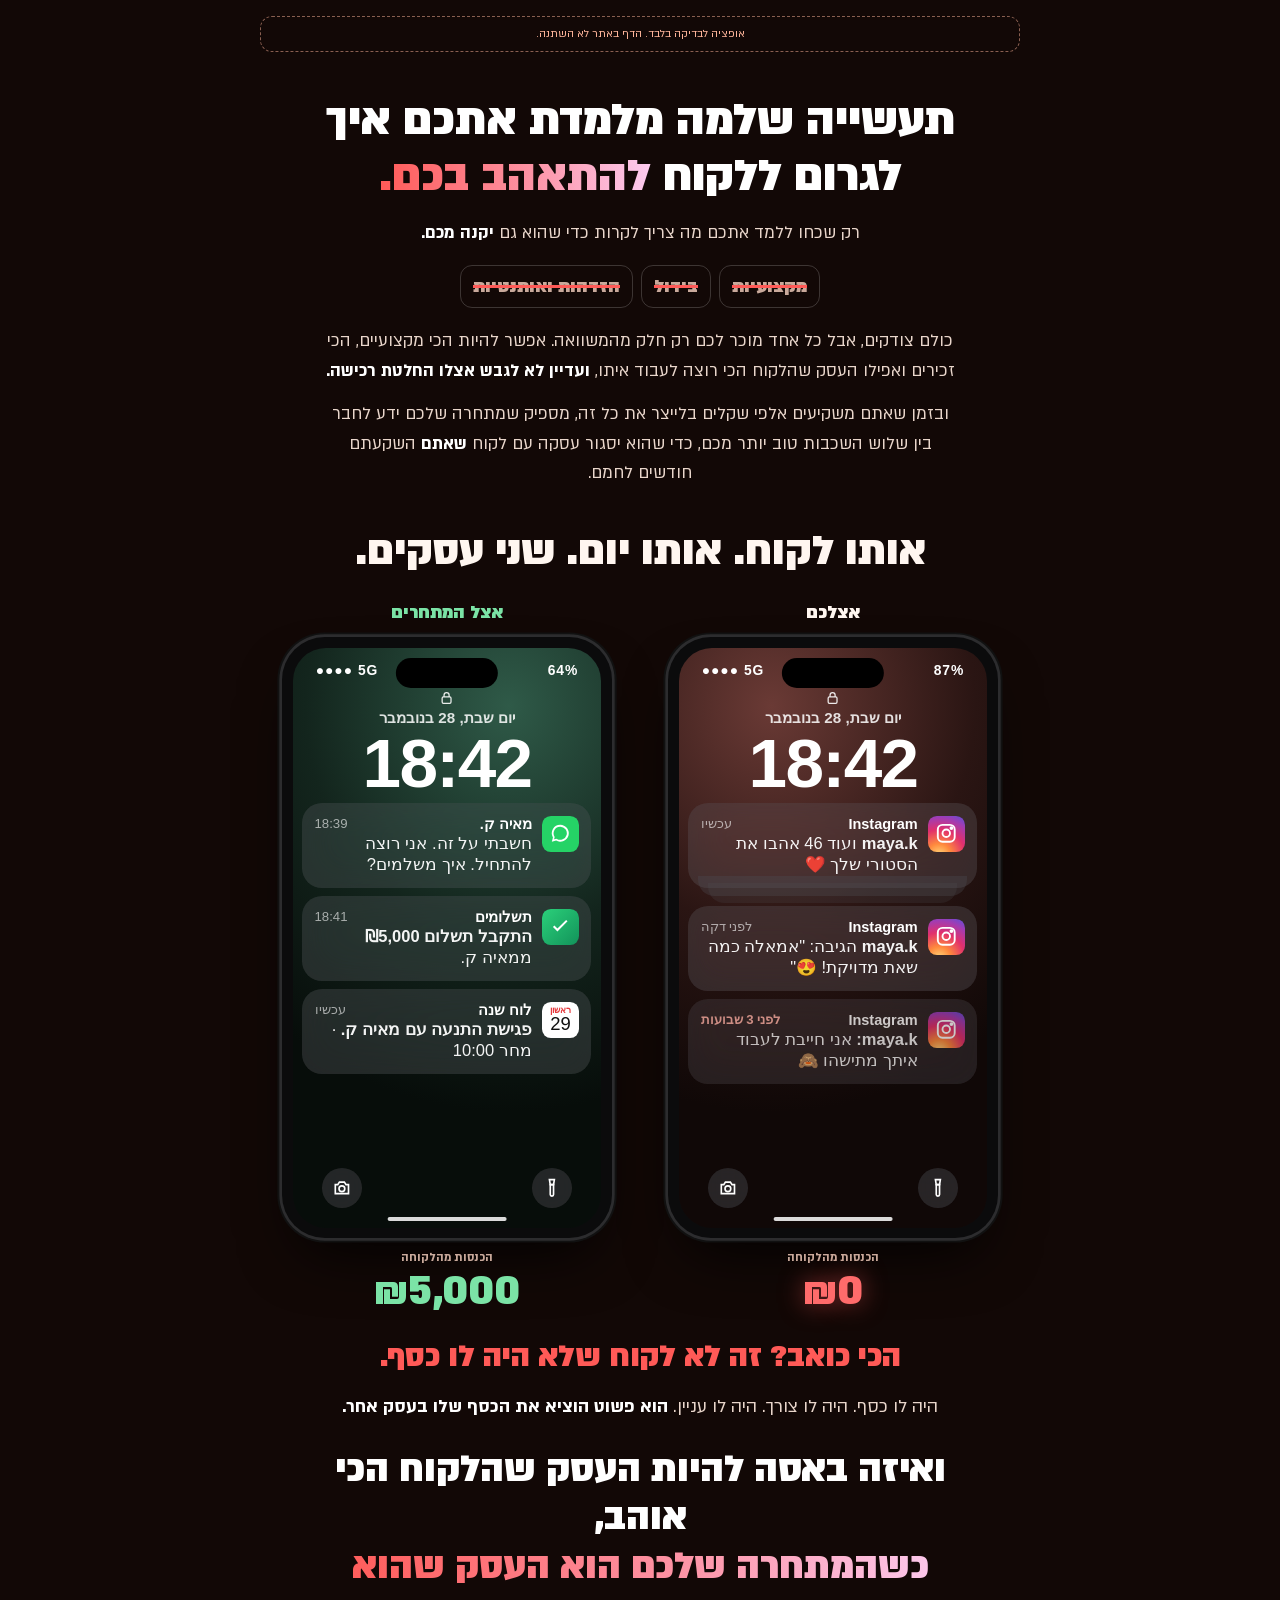
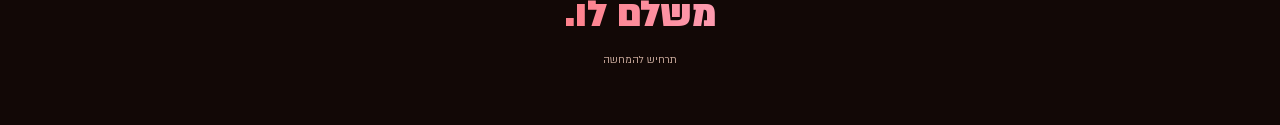
<file: proof-sameday.html>
<!doctype html>
<html lang="he" dir="rtl">
<head>
<meta charset="utf-8">
<meta name="viewport" content="width=device-width, initial-scale=1">
<meta name="robots" content="noindex, nofollow">
<title>אותו לקוח · אופציה</title>
<link rel="stylesheet" href="assets/tokens.css">
<link rel="stylesheet" href="assets/components.css">
<style>
  :root { --night: #120806; --ink: #FFF6F0; --ink-2: #E9D6CB; --ink-3: #C9A99B; --coral: #FF5A57;
          --grad: linear-gradient(270deg, #FCCBF0 0%, #FD92A3 45%, #FF5A57 100%); }
  *, *::before, *::after { box-sizing: border-box; }
  html, body { margin: 0; background: var(--night); color: var(--ink); overflow-x: clip; }
  body { font-family: var(--font-he, "Almoni", system-ui, sans-serif); }
  h2, p { margin: 0; }
  .note { width: min(760px, calc(100% - 32px)); margin: 16px auto 0; padding: 8px 12px; border-radius: 12px; border: 1px dashed rgba(255,181,154,.5); color: #FFB59A; font-size: 12.5px; text-align: center; }

  .sd { padding: 40px 12px 56px; text-align: center; display: grid; gap: 22px; justify-items: center; }
  h2 { font-size: clamp(28px, 7.6vw, 60px); font-weight: 900; line-height: 1.05; }
  .duo { display: grid; grid-template-columns: 1fr 1fr; gap: 12px; width: min(760px, 100%); }
  .col { display: grid; gap: 10px; justify-items: center; }
  .who { font-size: clamp(15px, 4vw, 20px); font-weight: 900; }
  .col.them .who { color: #7be3a6; }

  /* phone lock screen */
  .ph { width: 100%; max-width: 330px; container-type: inline-size; }
  .fr { position: relative; aspect-ratio: 9 / 18.6; border-radius: 13cqw; padding: 3.2cqw; background: #0b0b0c;
        box-shadow: 0 0 0 .8cqw #2c2c2e, 0 0 0 1.4cqw #111, 0 30px 60px -20px rgba(0,0,0,.95); }
  .ls { position: relative; height: 100%; border-radius: 10cqw; overflow: hidden; color: #fff; font-family: -apple-system, "SF Pro Text", "Segoe UI", Roboto, "Arial Hebrew", Arial, sans-serif; }
  .you .ls { background: radial-gradient(120% 70% at 30% 10%, #6a3a35 0%, #2a1513 55%, #100807 100%); }
  .them .ls { background: radial-gradient(120% 70% at 70% 10%, #2f5a48 0%, #13251d 55%, #070d0a 100%); }
  .isl { position: absolute; top: 3.2cqw; left: 50%; transform: translateX(-50%); width: 31cqw; height: 9cqw; border-radius: 99px; background: #000; z-index: 2; }
  .sb { position: absolute; top: 4.4cqw; inset-inline: 7cqw; display: flex; justify-content: space-between; font-size: 4.2cqw; font-weight: 600; direction: ltr; }
  .sb i { font-style: normal; letter-spacing: .3cqw; }
  .lock { position: absolute; top: 15cqw; inset-inline: 0; text-align: center; }
  .lock small { display: block; font-size: 4.6cqw; font-weight: 600; opacity: .85; }
  .lock b { display: block; font-size: 23cqw; font-weight: 700; line-height: 1; letter-spacing: -.5cqw; margin-top: .5cqw; font-family: -apple-system, "SF Pro Display", "Helvetica Neue", Arial, sans-serif; }
  .nts { position: absolute; top: 56cqw; inset-inline: 3.5cqw; display: grid; gap: 2.4cqw; }
  .nt { display: grid; grid-template-columns: 9.5cqw 1fr; gap: 3cqw; align-items: start; padding: 3.4cqw 3.6cqw; border-radius: 5.6cqw; text-align: right;
        background: rgba(80,80,85,.42); backdrop-filter: blur(18px) saturate(1.6); -webkit-backdrop-filter: blur(18px) saturate(1.6); }
  .ap { width: 9.5cqw; height: 9.5cqw; border-radius: 2.3cqw; display: grid; place-items: center; }
  .ap svg { width: 62%; height: 62%; }
  .ig { background: radial-gradient(circle at 30% 110%, #ffdb7d 0%, #ff8a3d 25%, #e1306c 55%, #a13cb3 80%, #5851db 100%); }
  .wa { background: #25D366; }
  .bank { background: linear-gradient(135deg, #2bd07a, #12935a); }
  .cal { background: #fff; color: #e5383b; display: grid; place-content: center; text-align: center; line-height: 1; }
  .cal em { font-style: normal; font-size: 2.2cqw; font-weight: 700; } .cal strong { font-size: 4.8cqw; color: #111; font-weight: 400; }
  .tx { display: grid; gap: .4cqw; min-width: 0; }
  .hd { display: flex; justify-content: space-between; gap: 2cqw; font-size: 3.6cqw; }
  .hd b { font-weight: 600; } .hd span { opacity: .6; font-size: 3.4cqw; white-space: nowrap; }
  .bd { font-size: 3.9cqw; line-height: 1.3; opacity: .95; }
  .bd strong { font-weight: 700; }

  .rev { display: grid; gap: 2px; }
  .rev span { font-size: 13px; color: var(--ink-3); font-weight: 700; }
  .rev b { font-size: clamp(30px, 8vw, 46px); font-weight: 900; line-height: 1; direction: ltr; }
  .you .rev b { color: #ff6b6b; } .them .rev b { color: #7be3a6; }

  /* the notifications land one by one, on both phones at once */
  @media (prefers-reduced-motion: no-preference) {
    .nt { animation: in .55s cubic-bezier(.2,1.3,.4,1) both; }
    .nt:nth-child(1) { animation-delay: .4s; } .nt:nth-child(2) { animation-delay: 1.2s; } .nt:nth-child(3) { animation-delay: 2s; }
    .rev { animation: fade .6s ease 2.8s both; }
    .after { animation: fade .7s ease 3.3s both; }
  }
  @keyframes in { from { opacity: 0; transform: translateY(-6cqw) scale(.96); } }
  @keyframes fade { from { opacity: 0; } }

  .after { display: grid; gap: 10px; width: min(620px, 100%); }
  .after .k { font-size: clamp(22px, 5.6vw, 34px); font-weight: 900; color: var(--coral); line-height: 1.2; }
  .after p { font-size: clamp(17px, 2.2vw, 20px); color: var(--ink-2); }
  .after .b { font-size: clamp(19px, 4.6vw, 26px); font-weight: 900; color: #fff; }
  .ill { font-size: 11.5px; color: var(--ink-3); }
  /* bigger, readable notifications; shorter screen; real lock-screen buttons */
  .fr { aspect-ratio: 9 / 16.4; }
  .lock { top: 13cqw; } .lock b { font-size: 21cqw; }
  .nts { top: 47cqw; inset-inline: 3cqw; gap: 2.6cqw; }
  .nt { grid-template-columns: 11cqw 1fr; gap: 3.2cqw; padding: 3.8cqw 3.8cqw; border-radius: 6cqw; }
  .ap { width: 11cqw; height: 11cqw; border-radius: 2.7cqw; }
  .hd { font-size: 4.4cqw; } .hd span { font-size: 4cqw; }
  .bd { font-size: 5cqw; line-height: 1.28; }
  .cal em { font-size: 2.6cqw; } .cal strong { font-size: 5.6cqw; }
  .btns { position: absolute; bottom: 6cqw; inset-inline: 9cqw; display: flex; justify-content: space-between; }
  .btns i { width: 12cqw; height: 12cqw; border-radius: 50%; background: rgba(60,60,65,.55); backdrop-filter: blur(10px); -webkit-backdrop-filter: blur(10px); display: grid; place-items: center; }
  .btns svg { width: 50%; height: 50%; }
  .home { position: absolute; bottom: 2cqw; left: 50%; transform: translateX(-50%); width: 36cqw; height: 1.4cqw; border-radius: 99px; background: rgba(255,255,255,.85); }
  @media (max-width: 420px) { .duo { gap: 8px; } }
  .top { display: grid; gap: 12px; justify-items: center; }
  .intro { font-size: clamp(16.5px, 4.2vw, 20px); color: var(--ink-2); line-height: 1.5; max-width: 30em; }
  .intro b { color: #fff; }
  .pad { width: 4.6cqw; height: 4.6cqw; display: block; margin: 0 auto 1cqw; opacity: .9; }
  /* iOS grouped stack + an old unanswered message */
  .nt.grp { position: relative; margin-bottom: 3cqw; }
  .nt.grp::before, .nt.grp::after { content: ""; position: absolute; inset-inline: 3cqw; bottom: -2.4cqw; height: 6cqw; border-radius: 0 0 5cqw 5cqw; background: rgba(80,80,85,.32); z-index: -1; }
  .nt.grp::after { inset-inline: 6cqw; bottom: -4.6cqw; background: rgba(80,80,85,.22); }
  .nt.old { opacity: .78; }
  .nt.old .hd span { color: #ffb3a8; opacity: 1; font-weight: 600; }
  .you .rev b { text-shadow: 0 0 24px rgba(255,90,87,.5); }
  .after { text-align: center; gap: 14px; }
  .after p b { color: #fff; }
  .trends { display: flex; flex-wrap: wrap; justify-content: center; gap: 8px; margin: 4px 0; }
  .trends s { font-size: clamp(16px, 4vw, 20px); font-weight: 900; color: var(--ink-3); padding: 6px 12px; border-radius: 12px; border: 1.5px solid rgba(255,255,255,.18); text-decoration-color: var(--coral); text-decoration-thickness: 3px; }
  .after .last { font-size: clamp(24px, 6.4vw, 42px); font-weight: 900; color: #fff; line-height: 1.15; margin-top: 10px; }
  .after .last span { display: block; background: var(--grad); -webkit-background-clip: text; background-clip: text; color: transparent; }
  .top { width: min(640px, 100%); gap: 14px; }
  .top p { font-size: clamp(16.5px, 4.2vw, 19px); color: var(--ink-2); line-height: 1.55; }
  .top p b { color: #fff; }
  .lead1 { font-size: clamp(26px, 6.8vw, 50px) !important; font-weight: 900; color: #fff !important; line-height: 1.12 !important; }
  .lead1 span { background: var(--grad); -webkit-background-clip: text; background-clip: text; color: transparent; }
  .sd > h2 { margin-top: 18px; font-size: clamp(24px, 6.4vw, 46px); }
</style>
</head>
<body>
<p class="note">אופציה לבדיקה בלבד. הדף באתר לא השתנה.</p>

<section class="sd">
  <div class="top">
    <p class="lead1">תעשייה שלמה מלמדת אתכם איך לגרום ללקוח <span>להתאהב בכם.</span></p>
    <p class="intro">רק שכחו ללמד אתכם מה צריך לקרות כדי שהוא גם <b>יקנה מכם.</b></p>
    <div class="trends"><s>מקצועיות</s><s>בידול</s><s>הזדהות ואותנטיות</s></div>
    <p>כולם צודקים, אבל כל אחד מוכר לכם רק חלק מהמשוואה. אפשר להיות הכי מקצועיים, הכי זכירים ואפילו העסק שהלקוח הכי רוצה לעבוד איתו, <b>ועדיין לא לגבש אצלו החלטת רכישה.</b></p>
    <p>ובזמן שאתם משקיעים אלפי שקלים בלייצר את כל זה, מספיק שמתחרה שלכם ידע לחבר בין שלוש השכבות טוב יותר מכם, כדי שהוא יסגור עסקה עם לקוח <b>שאתם</b> השקעתם חודשים לחמם.</p>
  </div>
  <h2>אותו לקוח. אותו יום. שני עסקים.</h2>

  <div class="duo">
    <div class="col you">
      <span class="who">אצלכם</span>
      <div class="ph"><div class="fr"><div class="ls">
        <span class="isl"></span>
        <div class="sb"><i>●●●● 5G</i><i>87%</i></div>
        <div class="lock"><svg class="pad" viewBox="0 0 24 24" fill="none" stroke="#fff" stroke-width="2"><rect x="5" y="11" width="14" height="10" rx="2"/><path d="M8 11V8a4 4 0 0 1 8 0v3"/></svg><small>יום שבת, 28 בנובמבר</small><b>18:42</b></div>
        <div class="nts">
          <div class="nt grp"><span class="ap ig"><svg viewBox="0 0 24 24" fill="none" stroke="#fff" stroke-width="2"><rect x="3" y="3" width="18" height="18" rx="5"/><circle cx="12" cy="12" r="4"/><circle cx="17.5" cy="6.5" r="1" fill="#fff"/></svg></span>
            <div class="tx"><div class="hd"><b>Instagram</b><span>עכשיו</span></div><div class="bd"><strong>maya.k</strong> ועוד 46 אהבו את הסטורי שלך ❤️</div></div></div>
          <div class="nt"><span class="ap ig"><svg viewBox="0 0 24 24" fill="none" stroke="#fff" stroke-width="2"><rect x="3" y="3" width="18" height="18" rx="5"/><circle cx="12" cy="12" r="4"/><circle cx="17.5" cy="6.5" r="1" fill="#fff"/></svg></span>
            <div class="tx"><div class="hd"><b>Instagram</b><span>לפני דקה</span></div><div class="bd"><strong>maya.k</strong> הגיבה: "אמאלה כמה שאת מדויקת! 😍"</div></div></div>
          <div class="nt old"><span class="ap ig"><svg viewBox="0 0 24 24" fill="none" stroke="#fff" stroke-width="2"><rect x="3" y="3" width="18" height="18" rx="5"/><circle cx="12" cy="12" r="4"/><circle cx="17.5" cy="6.5" r="1" fill="#fff"/></svg></span>
            <div class="tx"><div class="hd"><b>Instagram</b><span>לפני 3 שבועות</span></div><div class="bd"><strong>maya.k:</strong> אני חייבת לעבוד איתך מתישהו 🙈</div></div></div>
        </div>
        <div class="btns"><i><svg viewBox="0 0 24 24" fill="none" stroke="#fff" stroke-width="2"><path d="M9 2h6l-1 6h-4z"/><path d="M10 8h4v12a2 2 0 0 1-4 0z"/></svg></i><i><svg viewBox="0 0 24 24" fill="none" stroke="#fff" stroke-width="2"><path d="M4 8h3l2-3h6l2 3h3v11H4z"/><circle cx="12" cy="13" r="3.5"/></svg></i></div><span class="home"></span>
      </div></div></div>
      <div class="rev"><span>הכנסות מהלקוחה</span><b>₪0</b></div>
    </div>

    <div class="col them">
      <span class="who">אצל המתחרים</span>
      <div class="ph"><div class="fr"><div class="ls">
        <span class="isl"></span>
        <div class="sb"><i>●●●● 5G</i><i>64%</i></div>
        <div class="lock"><svg class="pad" viewBox="0 0 24 24" fill="none" stroke="#fff" stroke-width="2"><rect x="5" y="11" width="14" height="10" rx="2"/><path d="M8 11V8a4 4 0 0 1 8 0v3"/></svg><small>יום שבת, 28 בנובמבר</small><b>18:42</b></div>
        <div class="nts">
          <div class="nt"><span class="ap wa"><svg viewBox="0 0 24 24" fill="#fff"><path d="M12 3a9 9 0 0 0-7.8 13.5L3 21l4.6-1.2A9 9 0 1 0 12 3zm0 2a7 7 0 1 1-3.6 13l-.3-.2-2.7.7.7-2.6-.2-.3A7 7 0 0 1 12 5z"/></svg></span>
            <div class="tx"><div class="hd"><b>מאיה ק.</b><span>18:39</span></div><div class="bd">חשבתי על זה. אני רוצה להתחיל. איך משלמים?</div></div></div>
          <div class="nt">
            <span class="ap bank"><svg viewBox="0 0 24 24" fill="none" stroke="#fff" stroke-width="2.2"><path d="M5 12l4 4 10-10"/></svg></span>
            <div class="tx"><div class="hd"><b>תשלומים</b><span>18:41</span></div><div class="bd"><strong>התקבל תשלום ₪5,000</strong> ממאיה ק.</div></div></div>
          <div class="nt"><span class="ap cal"><em>ראשון</em><strong>29</strong></span>
            <div class="tx"><div class="hd"><b>לוח שנה</b><span>עכשיו</span></div><div class="bd"><strong>פגישת התנעה עם מאיה ק.</strong> · מחר 10:00</div></div></div>
        </div>
        <div class="btns"><i><svg viewBox="0 0 24 24" fill="none" stroke="#fff" stroke-width="2"><path d="M9 2h6l-1 6h-4z"/><path d="M10 8h4v12a2 2 0 0 1-4 0z"/></svg></i><i><svg viewBox="0 0 24 24" fill="none" stroke="#fff" stroke-width="2"><path d="M4 8h3l2-3h6l2 3h3v11H4z"/><circle cx="12" cy="13" r="3.5"/></svg></i></div><span class="home"></span>
      </div></div></div>
      <div class="rev"><span>הכנסות מהלקוחה</span><b>₪5,000</b></div>
    </div>
  </div>

  <div class="after">
    <p class="k">הכי כואב? זה לא לקוח שלא היה לו כסף.</p>
    <p>היה לו כסף. היה לו צורך. היה לו עניין. <b>הוא פשוט הוציא את הכסף שלו בעסק אחר.</b></p>
    <p class="last">ואיזה באסה להיות העסק שהלקוח הכי אוהב, <span>כשהמתחרה שלכם הוא העסק שהוא משלם לו.</span></p>
    <span class="ill">תרחיש להמחשה</span>
  </div>
</section>
</body>
</html>
</file>
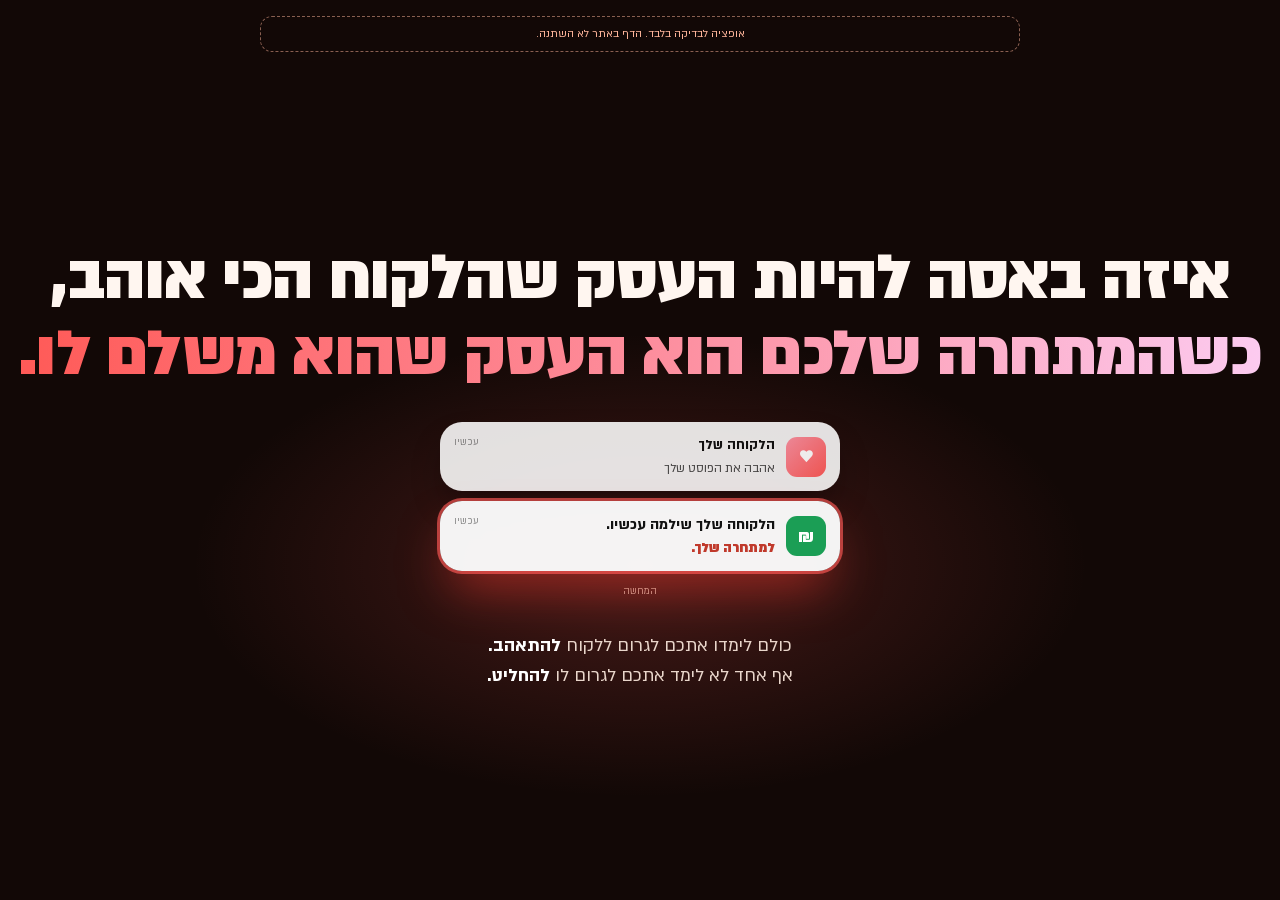
<file: proof-sharp.html>
<!doctype html>
<html lang="he" dir="rtl">
<head>
<meta charset="utf-8">
<meta name="viewport" content="width=device-width, initial-scale=1">
<meta name="robots" content="noindex, nofollow">
<title>חד · אופציה</title>
<link rel="stylesheet" href="assets/tokens.css">
<link rel="stylesheet" href="assets/components.css">
<style>
  :root { --night: #120806; --ink: #FFF6F0; --ink-2: #E9D6CB; --ink-3: #C9A99B; --coral: #FF5A57;
          --grad: linear-gradient(270deg, #FCCBF0 0%, #FD92A3 45%, #FF5A57 100%); }
  *, *::before, *::after { box-sizing: border-box; }
  html, body { margin: 0; background: var(--night); color: var(--ink); overflow-x: clip; }
  body { font-family: var(--font-he, "Almoni", system-ui, sans-serif); }
  h2, p { margin: 0; }
  .note { width: min(760px, calc(100% - 32px)); margin: 16px auto 0; padding: 8px 12px; border-radius: 12px; border: 1px dashed rgba(255,181,154,.5); color: #FFB59A; font-size: 12.5px; text-align: center; }

  .sharp { min-height: 92vh; min-height: 92svh; display: grid; place-content: center; gap: 30px; padding: 40px 16px; text-align: center; isolation: isolate; position: relative; }
  .sharp::before { content: ""; position: absolute; inset: 0; z-index: -1; background: radial-gradient(50% 40% at 50% 62%, rgba(255,90,87,.22), transparent 70%); }
  h2 { font-size: clamp(30px, 8.4vw, 72px); font-weight: 900; line-height: 1.05; letter-spacing: -.01em; }
  h2 span { display: block; background: var(--grad); -webkit-background-clip: text; background-clip: text; color: transparent; }

  .stack { width: min(400px, 100%); margin-inline: auto; display: grid; gap: 10px; }
  .n { display: grid; grid-template-columns: 40px 1fr auto; gap: 11px; align-items: center; text-align: right; padding: 12px 14px; border-radius: 22px;
       background: rgba(255,255,255,.95); color: #111; box-shadow: 0 18px 40px -14px rgba(0,0,0,.8); }
  .n .ic { width: 40px; height: 40px; border-radius: 11px; display: grid; place-items: center; font-size: 21px; font-weight: 900; color: #fff; }
  .n b { display: block; font-size: 15px; } .n span { font-size: 13.5px; color: #444; } .n small { font-size: 11px; color: #888; align-self: start; }
  .like .ic { background: linear-gradient(135deg, #FD92A3, #FF5A57); }
  .like { opacity: .92; }
  .paid .ic { background: #1b9e55; }
  .paid b { font-size: 16px; } .paid span { color: #c0392b; font-weight: 900; font-size: 15px; }
  .paid { box-shadow: 0 0 0 3px rgba(255,90,87,.65), 0 26px 50px -12px rgba(255,60,50,.55); }

  /* the hit: like drops in, then the payment slams on top */
  @media (prefers-reduced-motion: no-preference) {
    .like { animation: drop .5s cubic-bezier(.2,1.3,.4,1) .2s both; }
    .paid { animation: slam .55s cubic-bezier(.2,1.5,.4,1) 1.1s both; }
    h2 span { animation: fade .6s ease 1.5s both; }
    .sub { animation: fade .6s ease 1.9s both; }
  }
  @keyframes drop { from { opacity: 0; transform: translateY(-30px); } }
  @keyframes slam { 0% { opacity: 0; transform: translateY(-60px) scale(1.15); } 70% { transform: translateY(4px) scale(.98); } 100% { opacity: 1; transform: none; } }
  @keyframes fade { from { opacity: 0; } }
  .sub { font-size: clamp(16px, 2.2vw, 20px); color: var(--ink-2); line-height: 1.5; }
  .sub b { color: #fff; }
  .ill { font-size: 11px; color: var(--ink-3); margin-top: -18px; }
</style>
</head>
<body>
<p class="note">אופציה לבדיקה בלבד. הדף באתר לא השתנה.</p>

<section class="sharp">
  <h2>איזה באסה להיות העסק שהלקוח הכי אוהב,<span>כשהמתחרה שלכם הוא העסק שהוא משלם לו.</span></h2>

  <div class="stack" aria-hidden="true">
    <div class="n like"><span class="ic">♥</span><div><b>הלקוחה שלך</b><span>אהבה את הפוסט שלך</span></div><small>עכשיו</small></div>
    <div class="n paid"><span class="ic">₪</span><div><b>הלקוחה שלך שילמה עכשיו.</b><span>למתחרה שלך.</span></div><small>עכשיו</small></div>
  </div>
  <p class="ill">המחשה</p>

  <p class="sub">כולם לימדו אתכם לגרום ללקוח <b>להתאהב.</b><br>אף אחד לא לימד אתכם לגרום לו <b>להחליט.</b></p>
</section>
</body>
</html>
</file>
<file: assets/tokens.css>
/* Ananas base — generated from tokens.json */
:root, [data-theme="dark"] {
  --night: #120B09;
  --choc: #1A0D0A;
  --choc-mid: #2A120C;
  --choc-warm: #3A160C;
  --cream: #FFF6F0;
  --muted: #E9D6CB;
  --sand: #D9C2B6;
  --blush: #F4B9A0;
  --ember: #F2603A;
  --orange: #FF8A4C;
  --peach: #FFC08F;
  --hot-light: #FFE7D4;
  --hot-mid: #FFB98A;
  --button-circle: #FFF9F5;
  --glass-top: rgba(255,246,240,.16);
  --glass-bottom: rgba(255,246,240,.05);
  --glass-edge: rgba(255,246,240,.24);
  --glass-chip-top: rgba(255,246,240,.24);
  --scrim: rgba(18,9,6,.55);
  --shadow-glass: inset 0 1px 0 rgba(255,255,255,.28), inset 0 -14px 30px rgba(255,150,90,.08), 0 24px 50px -22px rgba(0,0,0,.6);
  --shadow-pill: inset 0 1px 0 rgba(255,255,255,.55), inset 0 -8px 16px rgba(200,60,20,.2), 0 18px 40px -12px rgba(242,96,58,.85);
  --shadow-play: 0 10px 26px rgba(0,0,0,.4), 0 0 0 8px rgba(255,249,245,.16);
}
:root {
  --space-section: 120px;
  --space-columns: 70px;
  --space-grid: 28px;
  --space-stack: 26px;
  --space-gutter: 24px;
  --space-card: 22px;
  --radius-pill: 999px;
  --radius-phone: 48px;
  --radius-frame: 36px;
  --radius-card: 30px;
  --radius-image: 22px;
  --radius-row: 20px;
  --blur-glass: 18px;
  --blur-glow: 90px;
  --font-he: Almoni, "Arial Hebrew", Arial, sans-serif;
  --font-en: "Josefin Sans", "Avenir Next", Arial, sans-serif;
}
.hero-title { font-family: var(--font-he); font-size: 104px; line-height: 0.98; font-weight: 900; letter-spacing: -0.01em }
.section-title { font-family: var(--font-he); font-size: 84px; line-height: 1; font-weight: 900; letter-spacing: -0.01em }
.section-title-lead { font-family: var(--font-he); font-size: 52px; line-height: 1.1; font-weight: 400 }
.price { font-family: var(--font-he); font-size: 96px; line-height: 0.92; font-weight: 900; letter-spacing: -0.03em }
.card-title { font-family: var(--font-he); font-size: 30px; line-height: 1.15; font-weight: 900 }
.lead { font-family: var(--font-he); font-size: 22px; line-height: 1.6; font-weight: 400 }
.body { font-family: var(--font-he); font-size: 18px; line-height: 1.5; font-weight: 400 }
.button { font-family: var(--font-he); font-size: 19px; line-height: 1; font-weight: 700 }
.chip { font-family: var(--font-he); font-size: 17px; line-height: 1.2; font-weight: 400 }
.meta { font-family: var(--font-he); font-size: 14px; line-height: 1.3; font-weight: 700 }
.slogan { font-family: var(--font-en); font-size: 14px; line-height: 1.4; font-weight: 400; letter-spacing: 0.24em }
</file>
<file: assets/components.css>
@import url("https://fonts.googleapis.com/css2?family=Josefin+Sans:wght@400;600&display=swap");
/* Ananas base components. Every value comes from tokens.css; gradients are composed here because tokens hold single colours. RTL first. */
/* Almoni is embedded here so it loads in every context, including a page opened straight from disk (file://), where browsers block separate font files. */
@font-face{font-family:"Almoni";font-weight:400;font-style:normal;font-display:swap;src:url([data-uri]) format("woff2")}
@font-face{font-family:"Almoni";font-weight:700;font-style:normal;font-display:swap;src:url([data-uri]) format("woff2")}
@font-face{font-family:"Almoni";font-weight:900;font-style:normal;font-display:swap;src:url([data-uri]) format("woff2")}
.ab-root{direction:rtl;font-family:var(--font-he);color:var(--cream);background:var(--choc);-webkit-font-smoothing:antialiased}

/* Section ground: chocolate, orange glow, grain */
.ab-section{position:relative;isolation:isolate;overflow:hidden;background:var(--choc);color:var(--cream);padding-block:var(--space-section);padding-inline:max(var(--space-gutter),env(safe-area-inset-left,0px))}
.ab-section::before{content:"";position:absolute;inset:-25%;z-index:-2;filter:blur(var(--blur-glow));background:
  radial-gradient(42% 34% at 22% 62%, rgba(255,120,60,.62), transparent 70%),
  radial-gradient(36% 30% at 80% 30%, rgba(242,96,58,.28), transparent 70%),
  radial-gradient(50% 40% at 50% 110%, rgba(255,150,90,.35), transparent 70%),
  linear-gradient(180deg, var(--night) 0%, var(--choc-mid) 55%, var(--choc-warm) 100%)}
.ab-section::after{content:"";position:absolute;inset:0;z-index:-1;pointer-events:none;opacity:.28;mix-blend-mode:overlay;background:url("data:image/svg+xml;utf8,<svg xmlns='http://www.w3.org/2000/svg' width='180' height='180'><filter id='n'><feTurbulence type='fractalNoise' baseFrequency='.9' numOctaves='3' stitchTiles='stitch'/><feColorMatrix values='0 0 0 0 0  0 0 0 0 0  0 0 0 0 0  0 0 0 .5 0'/></filter><rect width='100%' height='100%' filter='url(%23n)'/></svg>")}

/* Glass */
.ab-glass{background:linear-gradient(160deg,var(--glass-top),var(--glass-bottom));border:1px solid var(--glass-edge);box-shadow:var(--shadow-glass);backdrop-filter:blur(var(--blur-glass)) saturate(1.35);-webkit-backdrop-filter:blur(var(--blur-glass)) saturate(1.35)}

/* Chip */
.ab-chip{display:inline-flex;align-items:center;gap:10px;padding:10px 18px;border-radius:var(--radius-pill);font:400 17px/1.2 var(--font-he);color:var(--cream)}
.ab-chip__dot{width:9px;height:9px;border-radius:50%;background:var(--orange);box-shadow:0 0 0 4px rgba(255,138,76,.2),0 0 14px rgba(255,138,76,.95)}
.ab-chip--float{background:linear-gradient(160deg,var(--glass-chip-top),var(--glass-bottom));font-weight:700}
.ab-chip__spark{width:15px;height:15px;color:var(--orange);filter:drop-shadow(0 0 6px rgba(255,138,76,.8))}

/* Heading */
.ab-title{margin:0;font-family:var(--font-he);font-weight:400;font-size:clamp(44px,5.2vw,84px);line-height:1;letter-spacing:-.01em;text-wrap:balance}
.ab-title__lead{display:block;font-size:.62em;line-height:1.1;margin-bottom:.12em}
.ab-title b,.ab-hot{font-weight:900;background:linear-gradient(100deg,var(--hot-light) 0%,var(--hot-mid) 40%,var(--orange) 100%);-webkit-background-clip:text;background-clip:text;color:transparent}
.ab-lead{margin:0;font-size:clamp(18px,1.45vw,22px);line-height:1.6;color:var(--muted);max-width:31em}
.ab-slogan{font-family:var(--font-en);font-size:14px;letter-spacing:.24em;text-transform:uppercase;color:var(--muted);direction:ltr}

/* Buttons */
.ab-btn{display:inline-flex;align-items:center;justify-content:space-between;gap:14px;min-height:60px;padding-inline:28px 7px;border-radius:var(--radius-pill);font:700 19px/1 var(--font-he);white-space:nowrap;text-decoration:none;cursor:pointer;border:0;transition:transform .25s ease,box-shadow .25s ease}
.ab-btn:hover{transform:translateY(-2px)}
.ab-btn:focus-visible{outline:2px solid var(--orange);outline-offset:3px}
.ab-btn__c{width:46px;height:46px;flex:none;border-radius:50%;display:grid;place-items:center;background:var(--button-circle);color:var(--ember);box-shadow:0 4px 12px rgba(150,40,10,.28)}
.ab-btn__c svg{width:20px;height:20px}
.ab-btn--main{background:linear-gradient(100deg,var(--ember) 0%,var(--orange) 46%,var(--peach) 100%);color:#fff;text-shadow:0 1px 2px rgba(150,40,10,.3);box-shadow:var(--shadow-pill)}
.ab-btn--glass{color:var(--cream)}
.ab-btn--glass .ab-btn__c{color:var(--night)}
.ab-btn--sm{min-height:50px;font-size:17px;padding-inline:20px 5px}
.ab-btn--sm .ab-btn__c{width:40px;height:40px}

/* Lesson card (16:9 cover) */
.ab-lesson{display:grid;gap:18px;padding:10px 10px 22px;border-radius:var(--radius-card);color:var(--cream);text-decoration:none;transition:transform .3s ease}
.ab-lesson:hover{transform:translateY(-4px)}
.ab-lesson__shot{position:relative;border-radius:var(--radius-image);overflow:hidden}
.ab-lesson__shot img{display:block;width:100%;height:auto;aspect-ratio:16/9;object-fit:cover}
.ab-lesson__num{position:absolute;top:16px;right:16px;min-width:52px;height:38px;padding-inline:12px;border-radius:var(--radius-pill);display:grid;place-items:center;font-weight:900;font-size:17px;background:var(--scrim);border:1px solid var(--glass-edge)}
.ab-play{position:absolute;left:16px;bottom:16px;width:54px;height:54px;border-radius:50%;display:grid;place-items:center;background:var(--button-circle);color:var(--ember);box-shadow:var(--shadow-play)}
.ab-play svg{width:21px;height:21px;margin-left:3px}
.ab-lesson__txt{display:grid;gap:4px;padding-inline:14px}
.ab-lesson__meta{font-size:14px;font-weight:700;color:var(--blush)}
.ab-lesson__title{margin:0;font-size:clamp(24px,2.1vw,30px);font-weight:900;line-height:1.15}
.ab-lesson__body{margin:4px 0 0;font-size:18px;line-height:1.5;color:var(--muted)}

/* Price card */
.ab-price{display:grid;gap:4px;padding:22px;border-radius:28px;width:min(310px,100%)}
.ab-price__k{font-size:15px;font-weight:700;color:var(--blush)}
.ab-price__amount{display:flex;align-items:flex-start;gap:4px;font-size:clamp(64px,6.4vw,96px);font-weight:900;line-height:.92;letter-spacing:-.03em}
.ab-price__amount em{font-style:normal;font-size:.42em;margin-top:.14em;background:linear-gradient(100deg,var(--hot-light),var(--hot-mid) 40%,var(--orange));-webkit-background-clip:text;background-clip:text;color:transparent}
.ab-price__s{font-size:14px;color:var(--muted);margin-bottom:12px}

@media (prefers-reduced-motion:reduce){.ab-btn,.ab-lesson{transition:none}}
</file>
